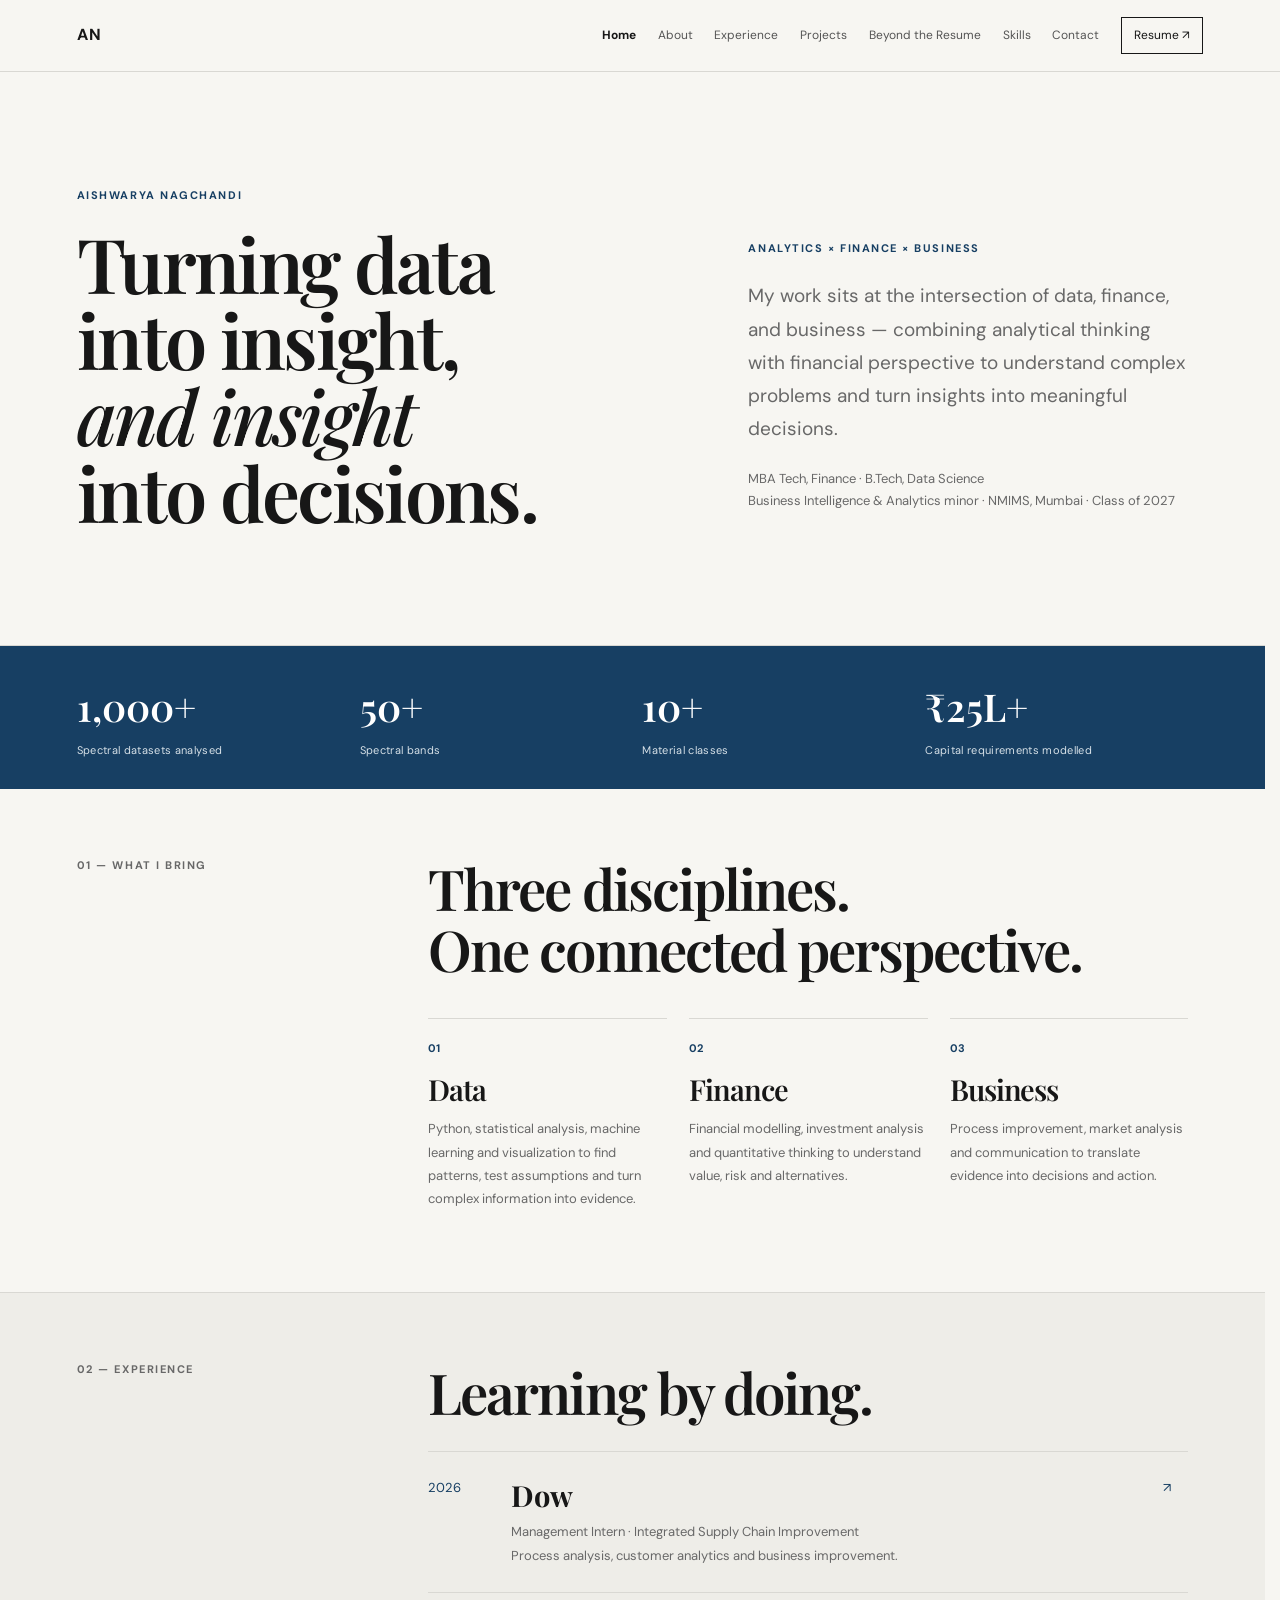
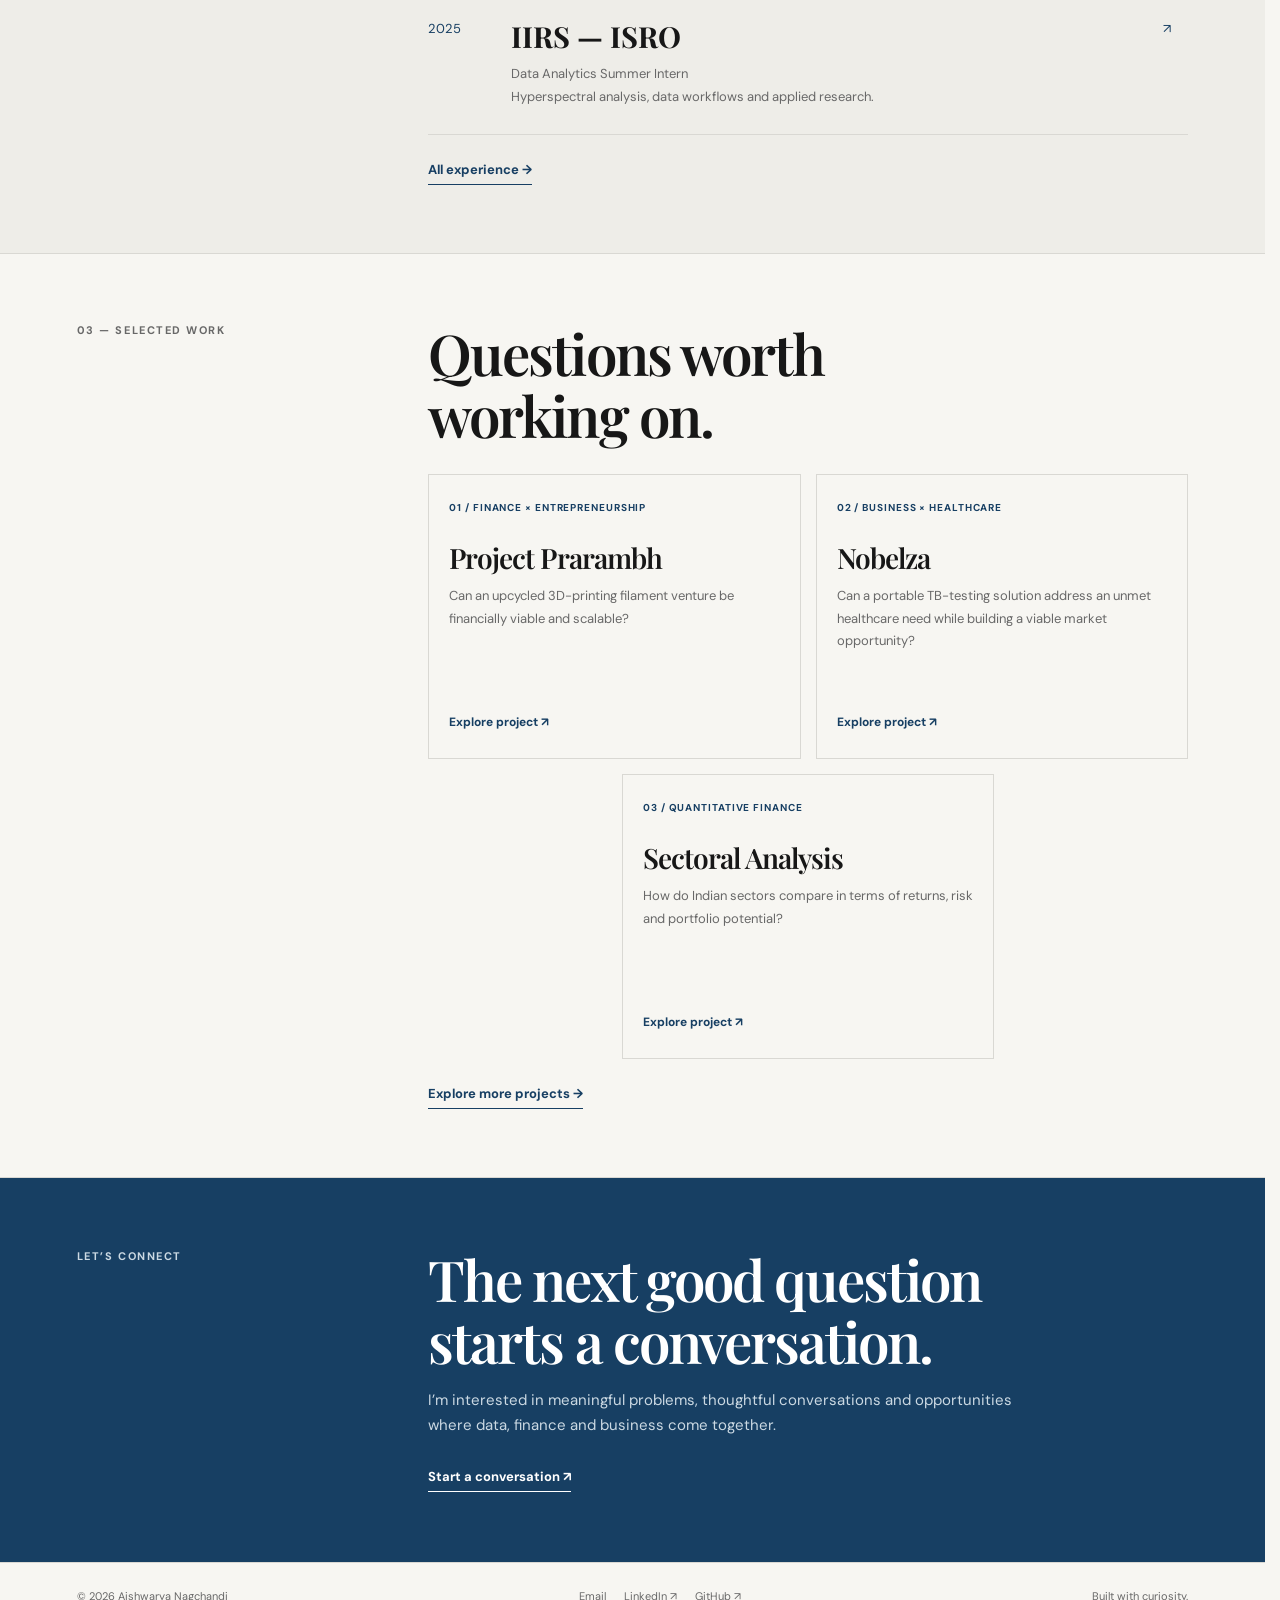
<file: index.html>
<!doctype html>
<html lang="en">

<head>

<meta charset="utf-8">

<meta name="viewport"
      content="width=device-width,initial-scale=1">

<meta name="theme-color"
      content="#f7f6f2">

<meta name="description"
      content="Aishwarya Nagchandi — portfolio spanning data analytics, finance, business improvement and applied research.">

<meta name="robots"
      content="index,follow">

<link rel="canonical"
      href="https://aishwaryanagchandi.com/">

<meta property="og:type"
      content="website">

<meta property="og:title"
      content="Home | Aishwarya Nagchandi">

<meta property="og:description"
      content="Aishwarya Nagchandi — portfolio spanning data analytics, finance, business improvement and applied research.">

<meta property="og:url"
      content="https://aishwaryanagchandi.com/">

<link rel="icon"
      href="favicon.svg"
      type="image/svg+xml">

<link rel="preconnect"
      href="https://fonts.googleapis.com">

<link rel="preconnect"
      href="https://fonts.gstatic.com"
      crossorigin>

<link href="https://fonts.googleapis.com/css2?family=DM+Sans:wght@400;500;600;700&family=Playfair+Display:wght@500;600;700&display=swap"
      rel="stylesheet">

<link rel="stylesheet"
      href="styles.css">

<script src="script.js"
        defer></script>

<title>Home | Aishwarya Nagchandi</title>

</head>


<body class="page-index">


<a class="skip-link"
   href="#main">
    Skip to content
</a>


<!-- =========================================================
     NAVIGATION
     ========================================================= -->

<nav class="site-nav"
     aria-label="Primary navigation">

    <div class="nav-inner">


        <a href="index.html"
           class="logo"
           aria-label="Aishwarya Nagchandi home">

            AN

        </a>


        <button class="menu-button"
                type="button"
                aria-label="Open navigation"
                aria-controls="navLinks"
                aria-expanded="false">

            ☰

        </button>


        <div class="nav-links"
             id="navLinks">


            <a href="index.html"
               class="active"
               aria-current="page">

                Home

            </a>


            <a href="about.html">

                About

            </a>


            <a href="experience.html">

                Experience

            </a>


            <a href="projects.html">

                Projects

            </a>


            <a href="beyond.html">

                Beyond the Resume

            </a>


            <a href="skills.html">

                Skills

            </a>


            <a href="contact.html">

                Contact

            </a>


            <a class="resume-btn"
               href="resume.pdf"
               target="_blank"
               rel="noopener">

                Resume ↗

            </a>


        </div>

    </div>

</nav>



<main id="main">


<!-- =========================================================
     HERO
     ========================================================= -->

<header class="hero home-hero">

    <div class="container hero-grid">


        <div class="reveal">

            <div class="eyebrow">

                AISHWARYA NAGCHANDI

            </div>


            <h1>

                Turning data<br>
                into insight,<br>
                <em>and insight</em><br>
                into decisions.

            </h1>

        </div>



        <div class="hero-copy reveal">

            <div class="kicker">

                ANALYTICS × FINANCE × BUSINESS

            </div>


            <p>

                My work sits at the intersection of data,
                finance, and business — combining analytical
                thinking with financial perspective to
                understand complex problems and turn insights
                into meaningful decisions.

            </p>


            <p class="small-note">

                MBA Tech, Finance · B.Tech, Data Science<br>
                Business Intelligence &amp; Analytics minor ·
                NMIMS, Mumbai · Class of 2027

            </p>


        </div>


    </div>

</header>



<!-- =========================================================
     PROOF
     ========================================================= -->

<section class="proof-band reveal">

    <div class="container proof-grid">


        <div>

            <strong>
                1,000+
            </strong>

            <span>
                Spectral datasets analysed
            </span>

        </div>


        <div>

            <strong>
                50+
            </strong>

            <span>
                Spectral bands
            </span>

        </div>


        <div>

            <strong>
                10+
            </strong>

            <span>
                Material classes
            </span>

        </div>


        <div>

            <strong>
                ₹25L+
            </strong>

            <span>
                Capital requirements modelled
            </span>

        </div>


    </div>

</section>



<!-- =========================================================
     WHAT I BRING
     ========================================================= -->

<section class="split-section">


    <div class="container split-grid">


        <div class="section-label reveal">

            01 — WHAT I BRING

        </div>


        <div class="split-content reveal">


            <h2>

                Three disciplines.<br>
                One connected perspective.

            </h2>


            <div class="three-grid">


                <div>

                    <span class="item-no">
                        01
                    </span>


                    <h3>
                        Data
                    </h3>


                    <p>

                        Python, statistical analysis,
                        machine learning and visualization
                        to find patterns, test assumptions
                        and turn complex information into
                        evidence.

                    </p>

                </div>



                <div>

                    <span class="item-no">
                        02
                    </span>


                    <h3>
                        Finance
                    </h3>


                    <p>

                        Financial modelling, investment
                        analysis and quantitative thinking
                        to understand value, risk and
                        alternatives.

                    </p>

                </div>



                <div>

                    <span class="item-no">
                        03
                    </span>


                    <h3>
                        Business
                    </h3>


                    <p>

                        Process improvement, market analysis
                        and communication to translate
                        evidence into decisions and action.

                    </p>

                </div>


            </div>


        </div>


    </div>


</section>



<!-- =========================================================
     EXPERIENCE
     ========================================================= -->

<section class="split-section soft">


    <div class="container split-grid">


        <div class="section-label reveal">

            02 — EXPERIENCE

        </div>


        <div class="split-content reveal">


            <h2>

                Learning by doing.

            </h2>


            <div class="list-stack">


                <a class="linked-row"
                   href="experience.html#dow">


                    <span class="row-year">

                        2026

                    </span>


                    <span>


                        <strong>
                            Dow
                        </strong>


                        <small>

                            Management Intern ·
                            Integrated Supply Chain Improvement<br>

                            Process analysis, customer analytics
                            and business improvement.

                        </small>


                    </span>


                    <span class="arrow">

                        ↗

                    </span>


                </a>



                <a class="linked-row"
                   href="experience.html#isro">


                    <span class="row-year">

                        2025

                    </span>


                    <span>


                        <strong>
                            IIRS — ISRO
                        </strong>


                        <small>

                            Data Analytics Summer Intern<br>

                            Hyperspectral analysis, data workflows
                            and applied research.

                        </small>


                    </span>


                    <span class="arrow">

                        ↗

                    </span>


                </a>


            </div>


            <a class="text-link below-link"
               href="experience.html">

                All experience →

            </a>


        </div>


    </div>


</section>



<!-- =========================================================
     SELECTED WORK
     ========================================================= -->

<section class="split-section">


    <div class="container split-grid">


        <div class="section-label reveal">

            03 — SELECTED WORK

        </div>


        <div class="split-content reveal">


            <h2>

                Questions worth<br>
                working on.

            </h2>


            <div class="project-list">


                <!-- PROJECT 01 -->

                <a class="project-preview"
                   href="projects.html#prarambh">


                    <span>

                        01 / FINANCE × ENTREPRENEURSHIP

                    </span>


                    <h3>

                        Project Prarambh

                    </h3>


                    <p>

                        Can an upcycled 3D-printing filament
                        venture be financially viable and scalable?

                    </p>


                    <b>

                        Explore project ↗

                    </b>


                </a>



                <!-- PROJECT 02 -->

                <a class="project-preview"
                   href="projects.html#nobelza">


                    <span>

                        02 / BUSINESS × HEALTHCARE

                    </span>


                    <h3>

                        Nobelza

                    </h3>


                    <p>

                        Can a portable TB-testing solution address
                        an unmet healthcare need while building a
                        viable market opportunity?

                    </p>


                    <b>

                        Explore project ↗

                    </b>


                </a>



                <!-- PROJECT 03 -->

                <a class="project-preview"
                   href="projects.html#sectoral">


                    <span>

                        03 / QUANTITATIVE FINANCE

                    </span>


                    <h3>

                        Sectoral Analysis

                    </h3>


                    <p>

                        How do Indian sectors compare in terms
                        of returns, risk and portfolio potential?

                    </p>


                    <b>

                        Explore project ↗

                    </b>


                </a>


            </div>


            <a class="text-link below-link"
               href="projects.html">

                Explore more projects →

            </a>


        </div>


    </div>


</section>



<!-- =========================================================
     CLOSING
     ========================================================= -->

<section class="closing">


    <div class="container closing-grid">


        <div class="section-label reveal">

            LET’S CONNECT

        </div>


        <div class="reveal">


            <h2>

                The next good question<br>
                starts a conversation.

            </h2>


            <p>

                I’m interested in meaningful problems,
                thoughtful conversations and opportunities
                where data, finance and business come together.

            </p>


            <a class="text-link"
               href="contact.html">

                Start a conversation ↗

            </a>


        </div>


    </div>


</section>


</main>



<!-- =========================================================
     FOOTER
     ========================================================= -->

<footer class="site-footer">


    <div class="container footer-inner">


        <span>

            © 2026 Aishwarya Nagchandi

        </span>


        <div class="footer-links">


            <a href="mailto:aishwaryanagchandi84@gmail.com">

                Email

            </a>


            <a href="https://www.linkedin.com/in/aishwaryanagchandani-7272212a5/"
               target="_blank"
               rel="noopener noreferrer">

                LinkedIn ↗

            </a>


            <a href="https://github.com/AishwaryaNagchandi"
               target="_blank"
               rel="noopener noreferrer">

                GitHub ↗

            </a>


        </div>


        <span>

            Built with curiosity.

        </span>


    </div>


</footer>


</body>

</html>
</file>
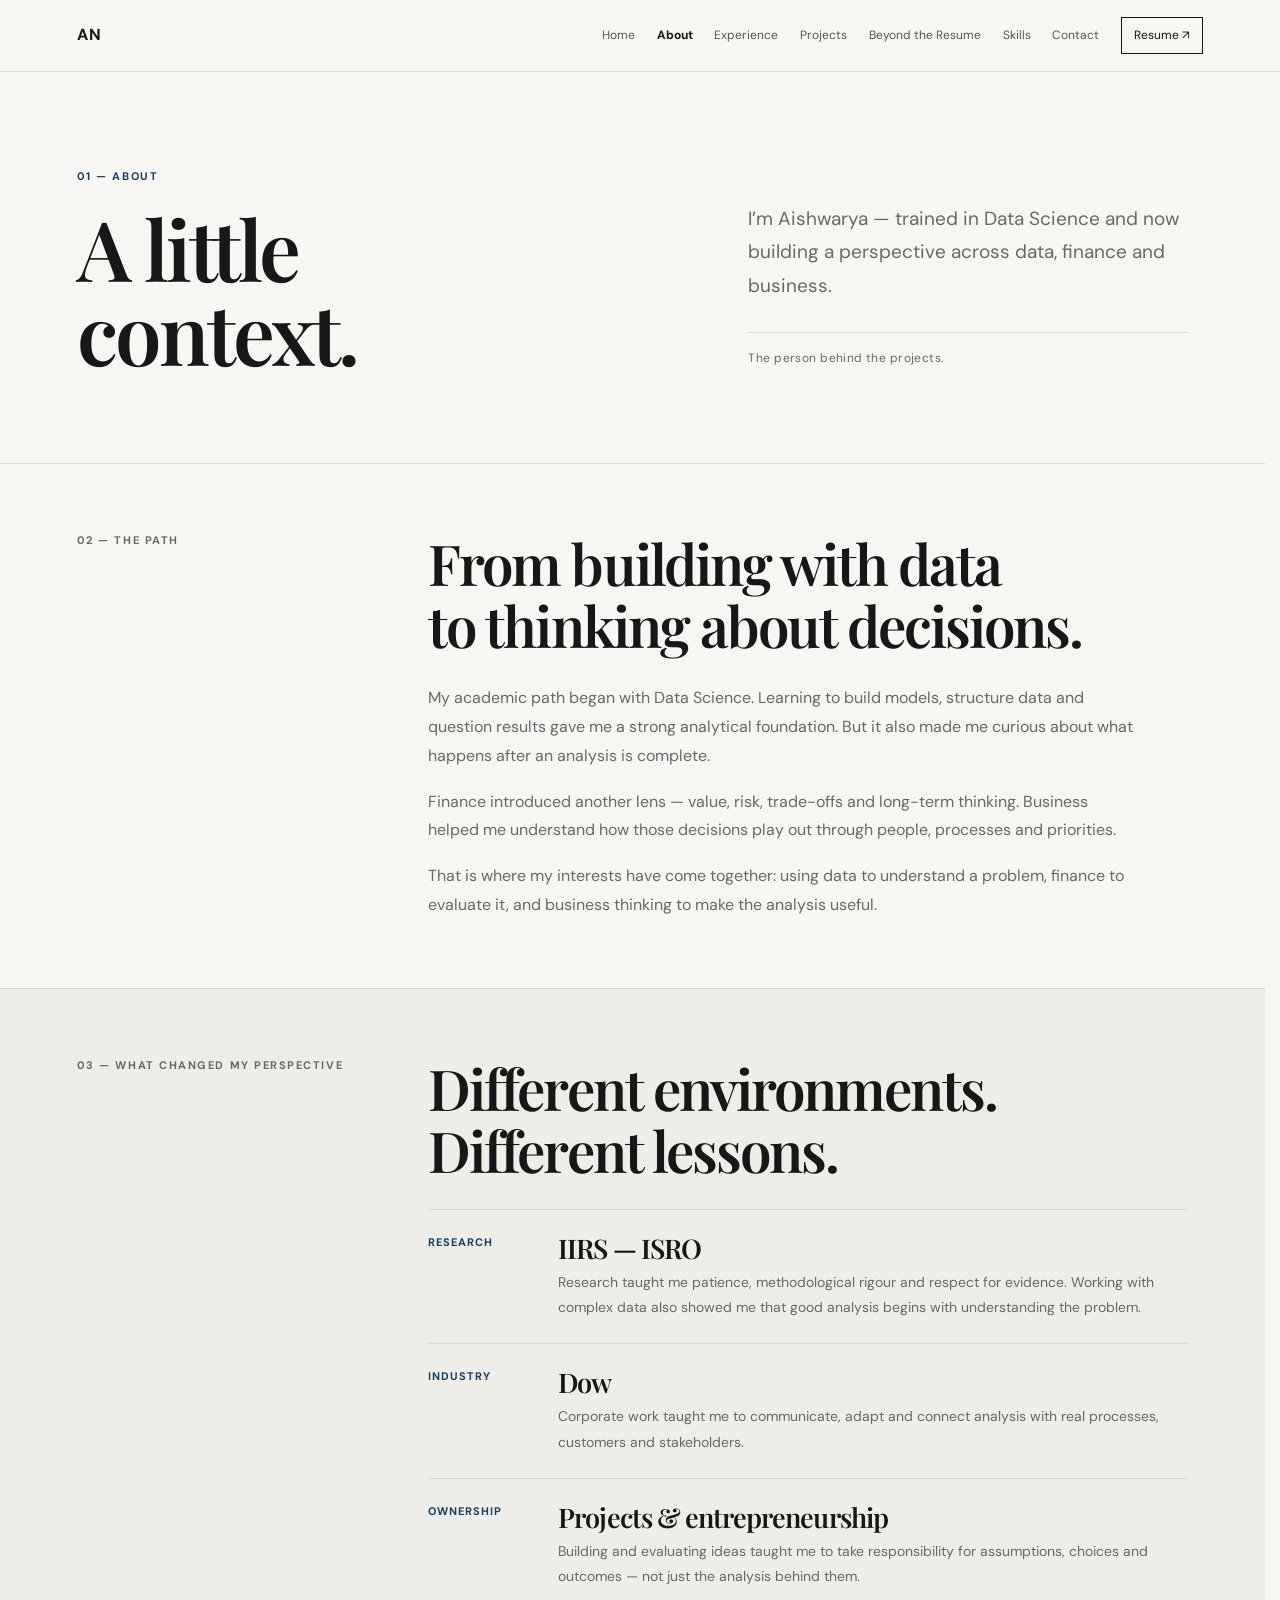
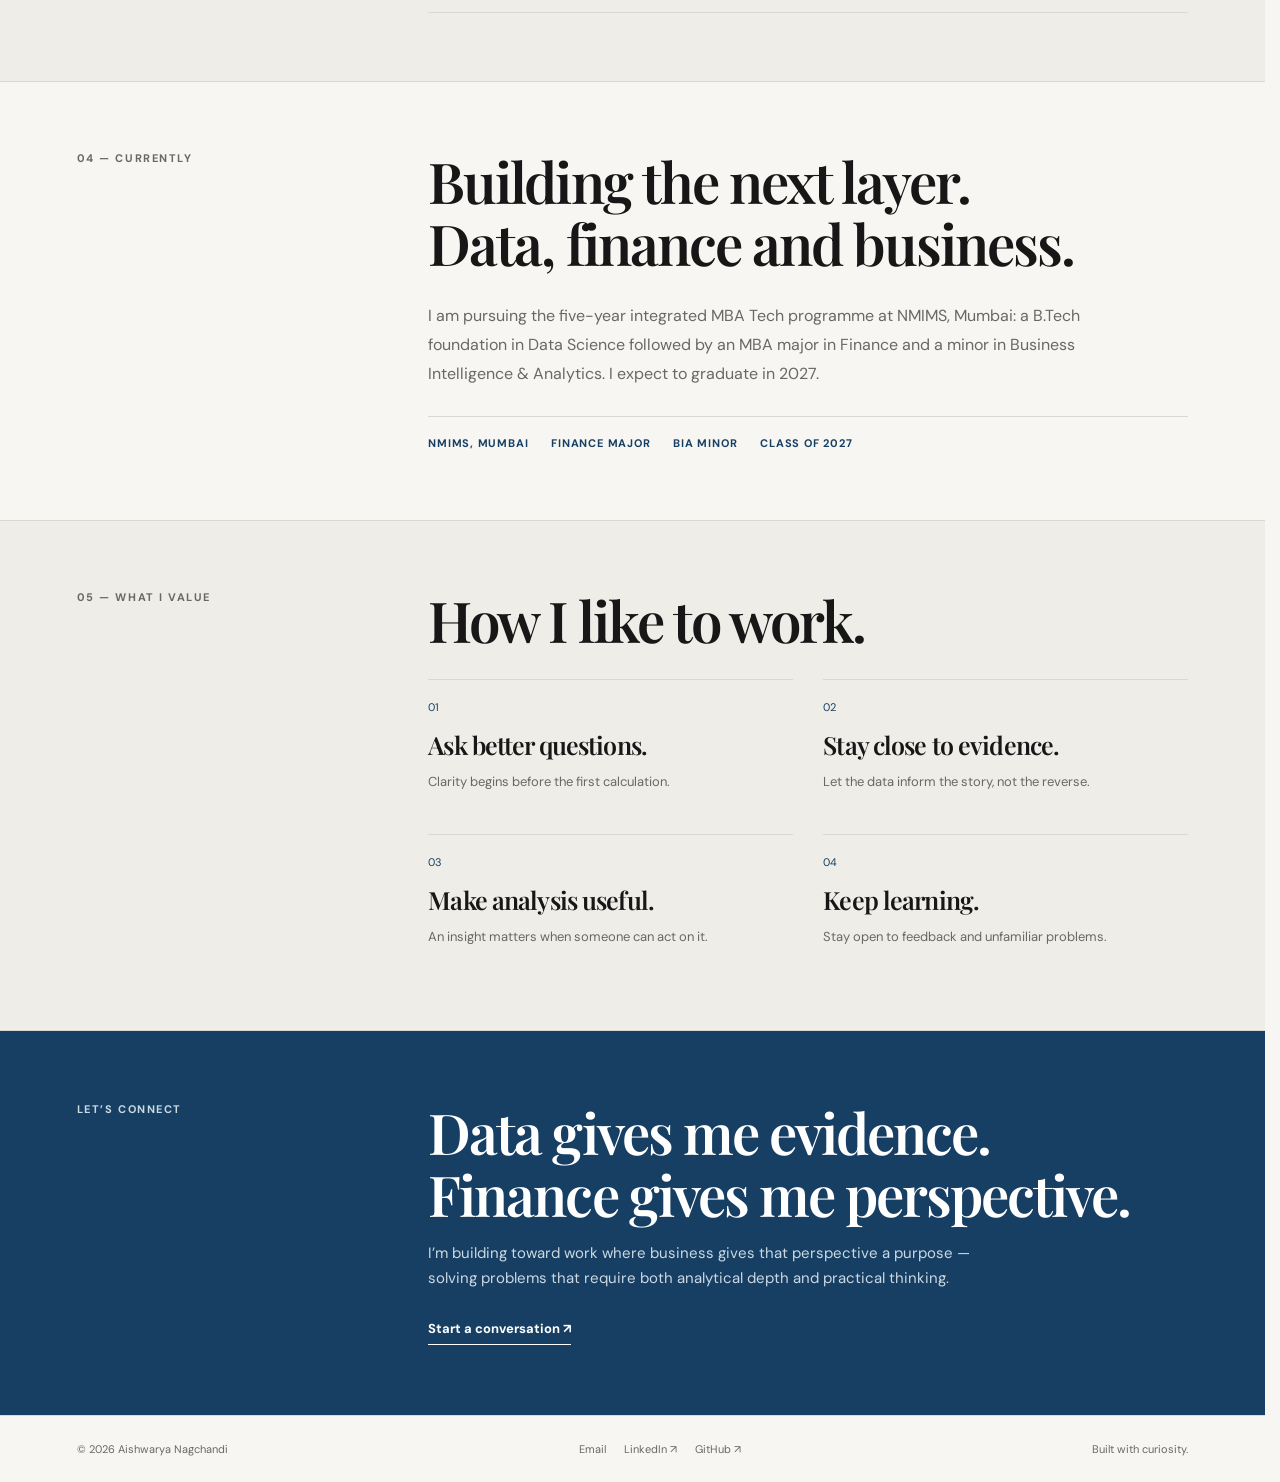
<file: about.html>
<!doctype html>
<html lang="en">

<head>

<meta charset="utf-8">

<meta name="viewport"
      content="width=device-width,initial-scale=1">

<meta name="theme-color"
      content="#f7f6f2">

<meta name="description"
      content="Learn about Aishwarya Nagchandi’s journey from Data Science to finance, analytics and business.">

<meta name="robots"
      content="index,follow">

<link rel="canonical"
      href="https://aishwaryanagchandi.com/about.html">

<meta property="og:type"
      content="website">

<meta property="og:title"
      content="About | Aishwarya Nagchandi">

<meta property="og:description"
      content="Learn about Aishwarya Nagchandi’s journey from Data Science to finance, analytics and business.">

<meta property="og:url"
      content="https://aishwaryanagchandi.com/about.html">

<link rel="icon"
      href="favicon.svg"
      type="image/svg+xml">

<link rel="preconnect"
      href="https://fonts.googleapis.com">

<link rel="preconnect"
      href="https://fonts.gstatic.com"
      crossorigin>

<link href="https://fonts.googleapis.com/css2?family=DM+Sans:wght@400;500;600;700&family=Playfair+Display:wght@500;600;700&display=swap"
      rel="stylesheet">

<link rel="stylesheet"
      href="styles.css">

<script src="script.js"
        defer></script>

<title>About | Aishwarya Nagchandi</title>

</head>


<body class="page-about">


<a class="skip-link"
   href="#main">

    Skip to content

</a>



<!-- =========================================================
     NAVIGATION
     ========================================================= -->

<nav class="site-nav"
     aria-label="Primary navigation">

    <div class="nav-inner">


        <a href="index.html"
           class="logo"
           aria-label="Aishwarya Nagchandi home">

            AN

        </a>


        <button class="menu-button"
                type="button"
                aria-label="Open navigation"
                aria-controls="navLinks"
                aria-expanded="false">

            ☰

        </button>


        <div class="nav-links"
             id="navLinks">


            <a href="index.html">

                Home

            </a>


            <a href="about.html"
               class="active"
               aria-current="page">

                About

            </a>


            <a href="experience.html">

                Experience

            </a>


            <a href="projects.html">

                Projects

            </a>


            <a href="beyond.html">

                Beyond the Resume

            </a>


            <a href="skills.html">

                Skills

            </a>


            <a href="contact.html">

                Contact

            </a>


            <a class="resume-btn"
               href="resume.pdf"
               target="_blank"
               rel="noopener">

                Resume ↗

            </a>


        </div>

    </div>

</nav>



<main id="main">


<!-- =========================================================
     HERO
     ========================================================= -->

<header class="hero">


    <div class="container hero-grid">


        <div class="reveal">


            <div class="eyebrow">

                01 — ABOUT

            </div>


            <h1>

                A little<br>
                context.

            </h1>


        </div>



        <div class="hero-copy reveal">


            <p>

                I’m Aishwarya — trained in Data Science
                and now building a perspective across
                data, finance and business.

            </p>


            <div class="hero-line">

                The person behind the projects.

            </div>


        </div>


    </div>


</header>



<!-- =========================================================
     THE PATH
     ========================================================= -->

<section class="split-section">


    <div class="container split-grid">


        <div class="section-label reveal">

            02 — THE PATH

        </div>


        <div class="split-content reveal">


            <h2>

                From building with data<br>
                to thinking about decisions.

            </h2>


            <p>

                My academic path began with Data Science.
                Learning to build models, structure data and
                question results gave me a strong analytical
                foundation. But it also made me curious about
                what happens after an analysis is complete.

            </p>


            <p>

                Finance introduced another lens — value, risk,
                trade-offs and long-term thinking. Business
                helped me understand how those decisions play
                out through people, processes and priorities.

            </p>


            <p>

                That is where my interests have come together:
                using data to understand a problem, finance to
                evaluate it, and business thinking to make the
                analysis useful.

            </p>


        </div>


    </div>


</section>



<!-- =========================================================
     WHAT CHANGED MY PERSPECTIVE
     ========================================================= -->

<section class="split-section soft">


    <div class="container split-grid">


        <div class="section-label reveal">

            03 — WHAT CHANGED MY PERSPECTIVE

        </div>


        <div class="split-content reveal">


            <h2>

                Different environments.<br>
                Different lessons.

            </h2>


            <div class="list-stack">


                <div class="fact-row">


                    <span>

                        RESEARCH

                    </span>


                    <div>


                        <h3>

                            IIRS — ISRO

                        </h3>


                        <p>

                            Research taught me patience,
                            methodological rigour and respect
                            for evidence. Working with complex
                            data also showed me that good analysis
                            begins with understanding the problem.

                        </p>


                    </div>


                </div>



                <div class="fact-row">


                    <span>

                        INDUSTRY

                    </span>


                    <div>


                        <h3>

                            Dow

                        </h3>


                        <p>

                            Corporate work taught me to communicate,
                            adapt and connect analysis with real
                            processes, customers and stakeholders.

                        </p>


                    </div>


                </div>



                <div class="fact-row">


                    <span>

                        OWNERSHIP

                    </span>


                    <div>


                        <h3>

                            Projects &amp; entrepreneurship

                        </h3>


                        <p>

                            Building and evaluating ideas taught me
                            to take responsibility for assumptions,
                            choices and outcomes — not just the
                            analysis behind them.

                        </p>


                    </div>


                </div>


            </div>


        </div>


    </div>


</section>



<!-- =========================================================
     CURRENTLY
     ========================================================= -->

<section class="split-section">


    <div class="container split-grid">


        <div class="section-label reveal">

            04 — CURRENTLY

        </div>


        <div class="split-content reveal">


            <h2>

                Building the next layer.<br>
                Data, finance and business.

            </h2>


            <p>

                I am pursuing the five-year integrated MBA Tech
                programme at NMIMS, Mumbai: a B.Tech foundation
                in Data Science followed by an MBA major in Finance
                and a minor in Business Intelligence &amp; Analytics.

                I expect to graduate in 2027.

            </p>


            <div class="mini-facts">


                <span>

                    NMIMS, MUMBAI

                </span>


                <span>

                    FINANCE MAJOR

                </span>


                <span>

                    BIA MINOR

                </span>


                <span>

                    CLASS OF 2027

                </span>


            </div>


        </div>


    </div>


</section>



<!-- =========================================================
     WHAT I VALUE
     ========================================================= -->

<section class="split-section soft">


    <div class="container split-grid">


        <div class="section-label reveal">

            05 — WHAT I VALUE

        </div>


        <div class="split-content reveal">


            <h2>

                How I like to work.

            </h2>


            <div class="value-grid">


                <div>


                    <span>

                        01

                    </span>


                    <h3>

                        Ask better questions.

                    </h3>


                    <p>

                        Clarity begins before the first
                        calculation.

                    </p>


                </div>



                <div>


                    <span>

                        02

                    </span>


                    <h3>

                        Stay close to evidence.

                    </h3>


                    <p>

                        Let the data inform the story,
                        not the reverse.

                    </p>


                </div>



                <div>


                    <span>

                        03

                    </span>


                    <h3>

                        Make analysis useful.

                    </h3>


                    <p>

                        An insight matters when someone
                        can act on it.

                    </p>


                </div>



                <div>


                    <span>

                        04

                    </span>


                    <h3>

                        Keep learning.

                    </h3>


                    <p>

                        Stay open to feedback and
                        unfamiliar problems.

                    </p>


                </div>


            </div>


        </div>


    </div>


</section>



<!-- =========================================================
     CLOSING
     ========================================================= -->

<section class="closing">


    <div class="container closing-grid">


        <div class="section-label reveal">

            LET’S CONNECT

        </div>


        <div class="reveal">


            <h2>

                Data gives me evidence.<br>
                Finance gives me perspective.

            </h2>


            <p>

                I’m building toward work where business gives
                that perspective a purpose — solving problems
                that require both analytical depth and practical
                thinking.

            </p>


            <a class="text-link"
               href="contact.html">

                Start a conversation ↗

            </a>


        </div>


    </div>


</section>


</main>



<!-- =========================================================
     FOOTER
     ========================================================= -->

<footer class="site-footer">


    <div class="container footer-inner">


        <span>

            © 2026 Aishwarya Nagchandi

        </span>


        <div class="footer-links">


            <a href="mailto:aishwaryanagchandi84@gmail.com">

                Email

            </a>


            <a href="https://www.linkedin.com/in/aishwaryanagchandani-7272212a5/"
               target="_blank"
               rel="noopener noreferrer">

                LinkedIn ↗

            </a>


            <a href="https://github.com/AishwaryaNagchandi"
               target="_blank"
               rel="noopener noreferrer">

                GitHub ↗

            </a>


        </div>


        <span>

            Built with curiosity.

        </span>


    </div>


</footer>


</body>

</html>
</file>
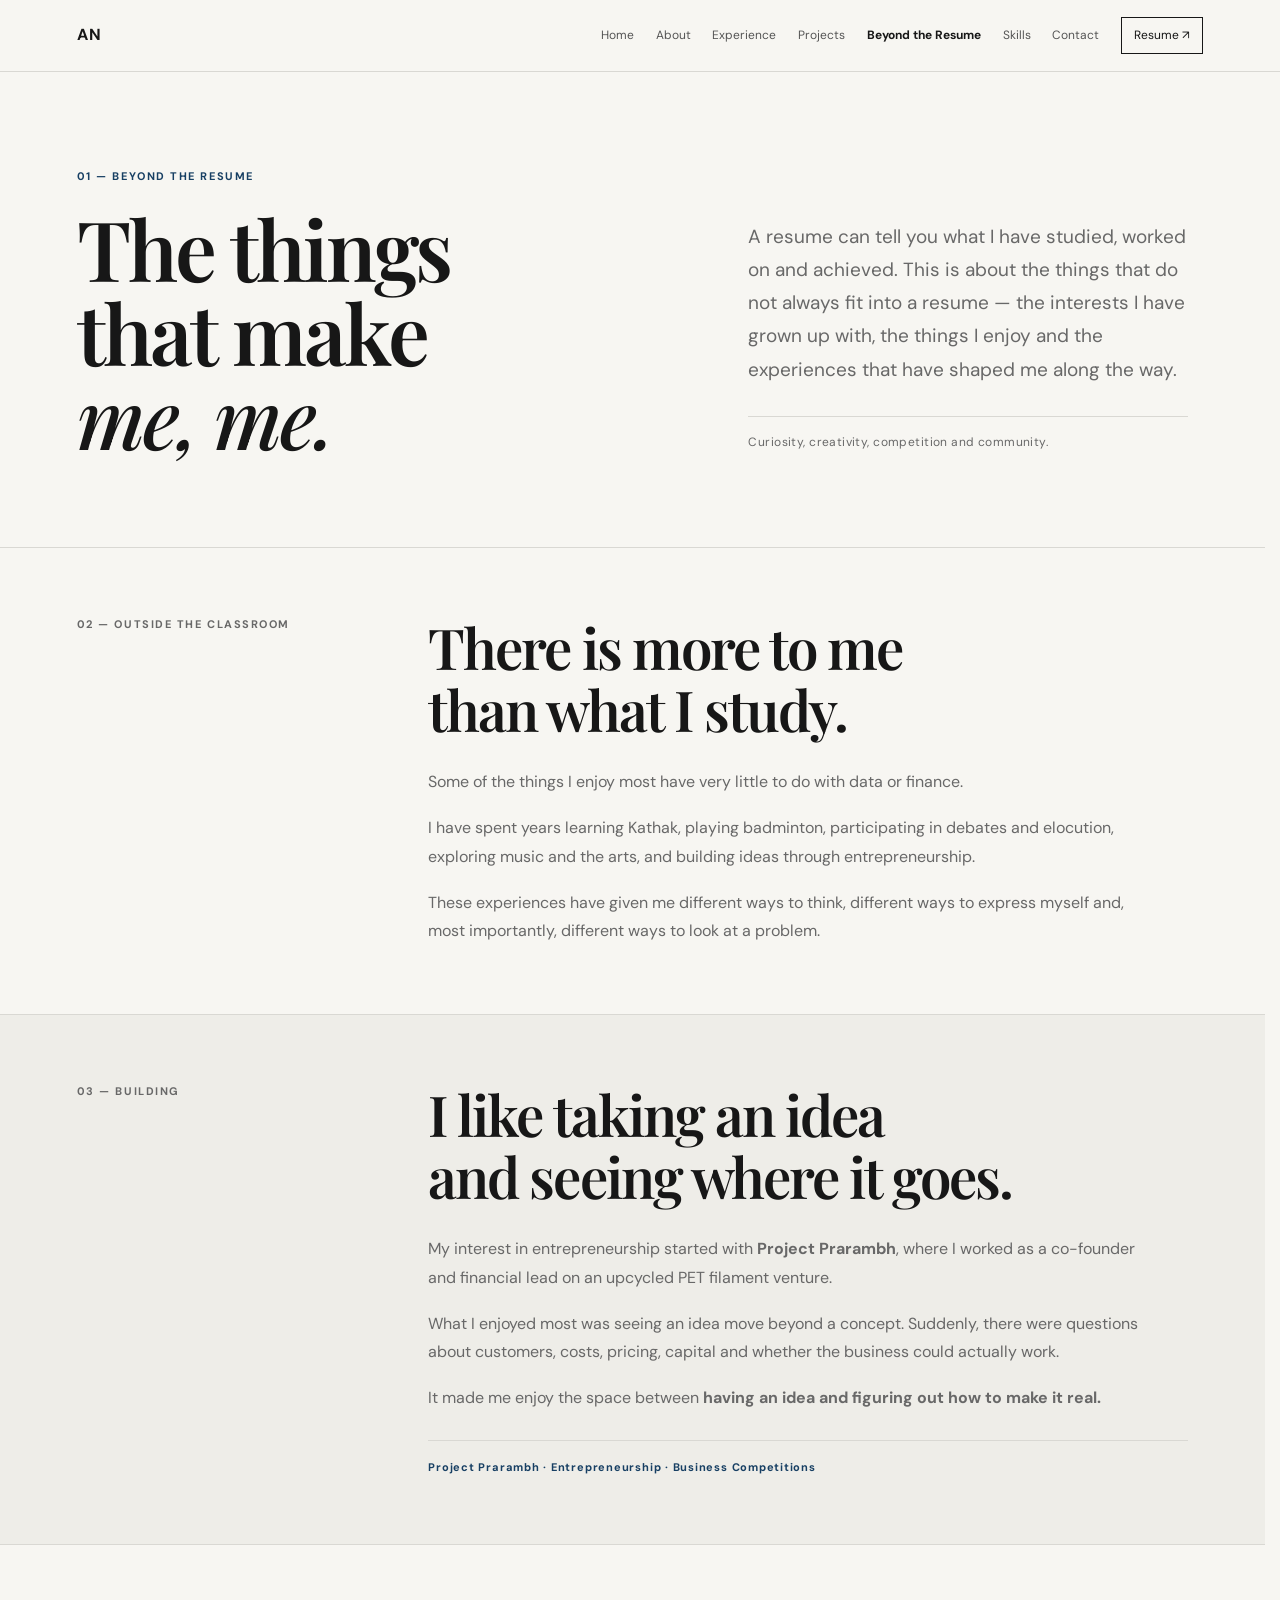
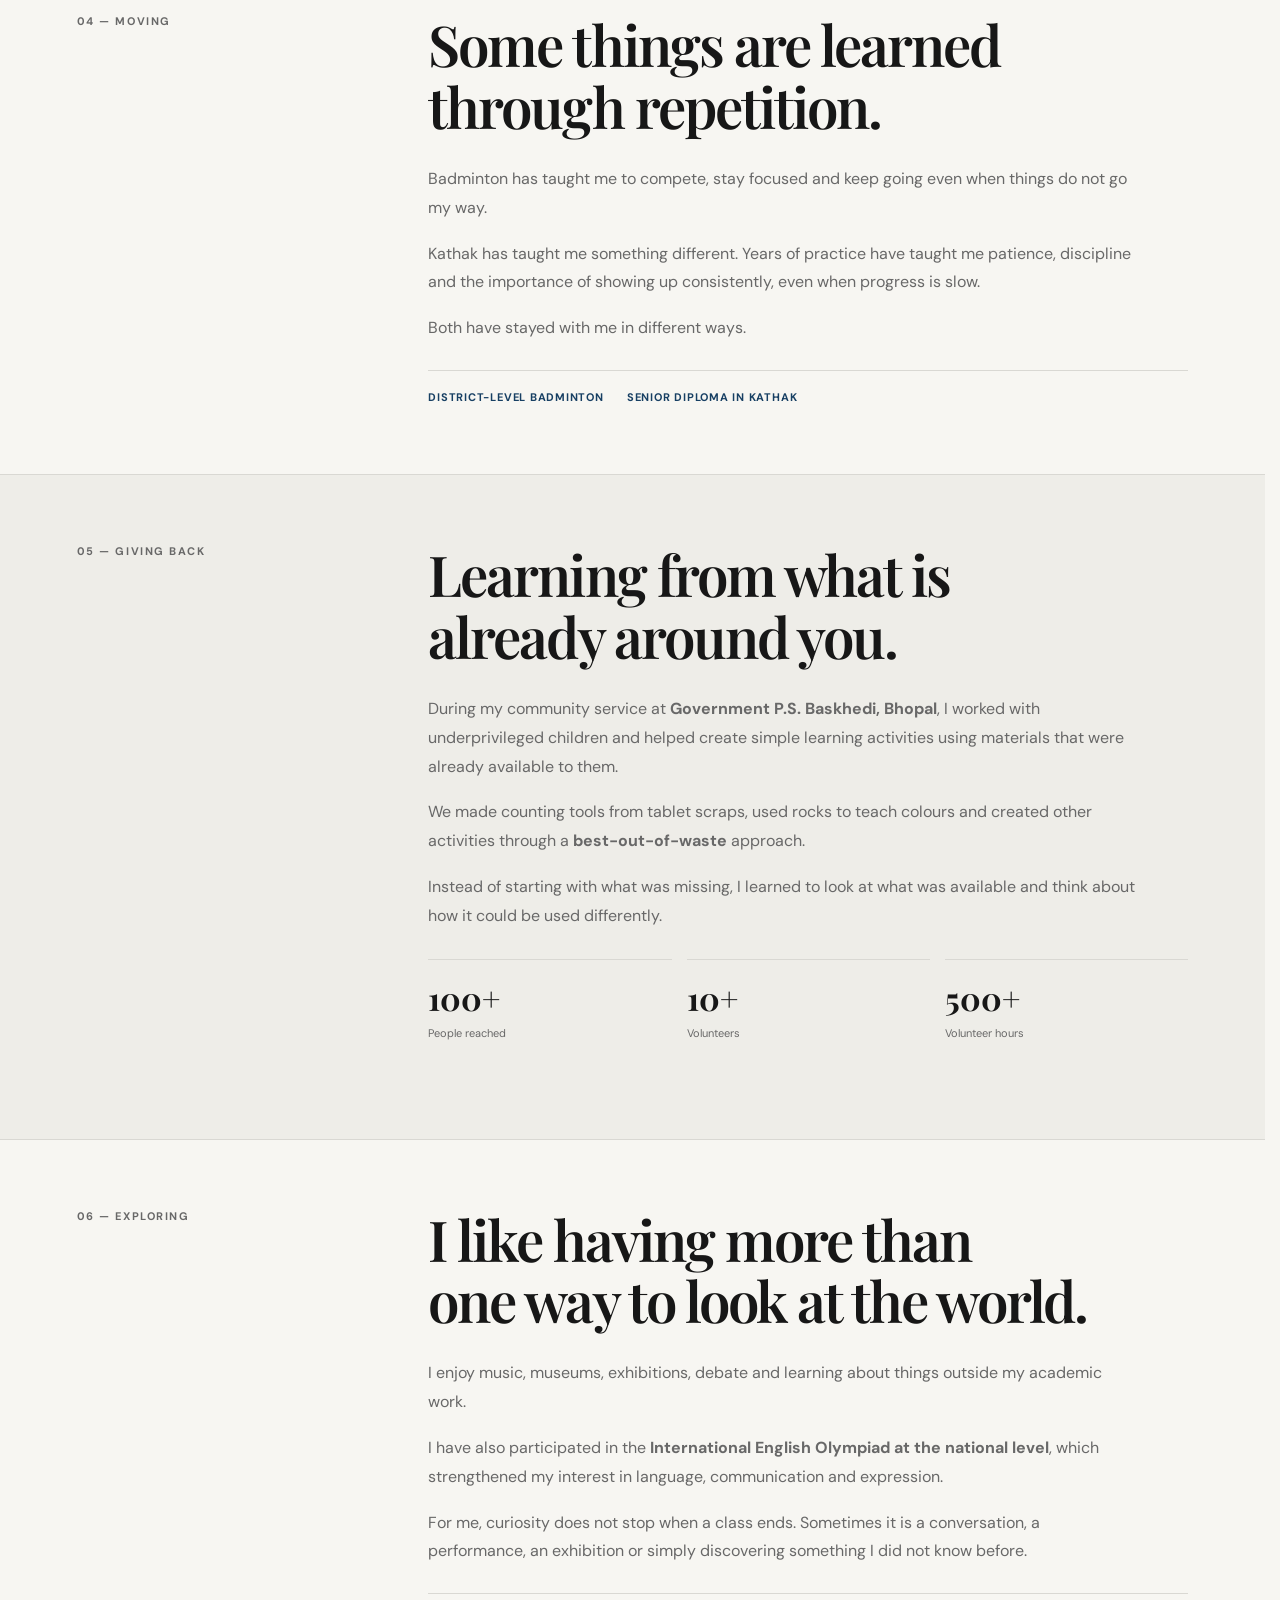
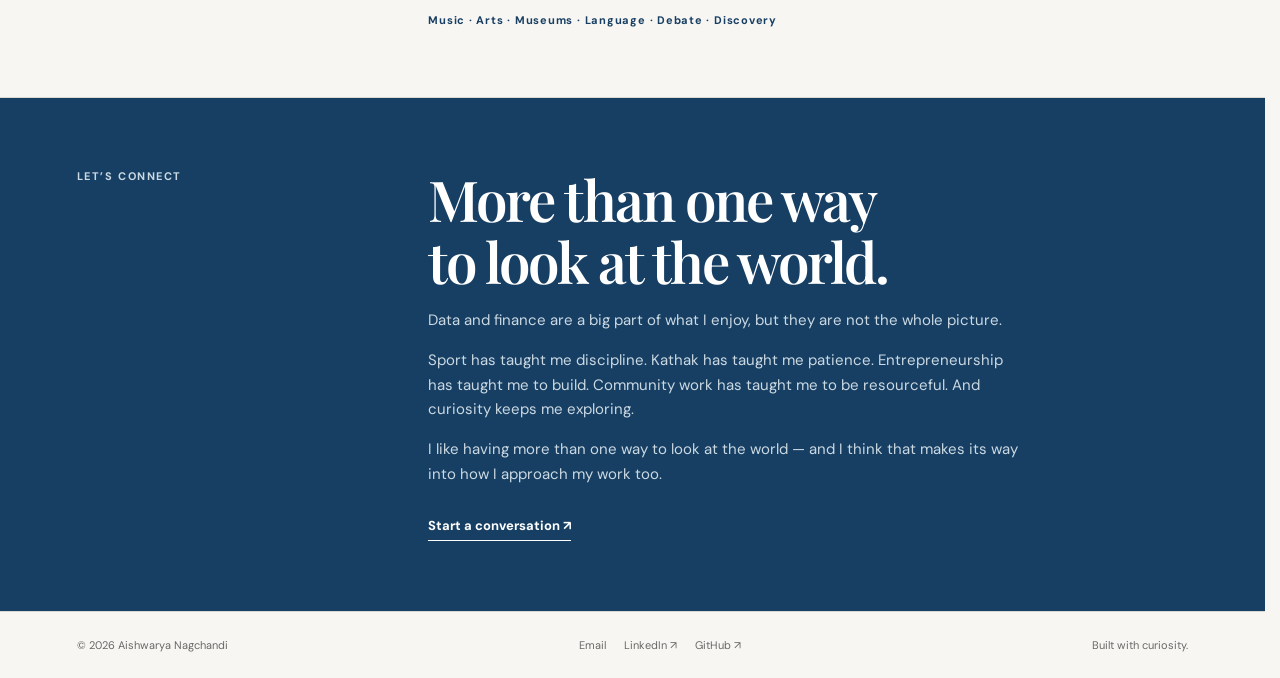
<file: beyond.html>
<!doctype html>
<html lang="en">
<head>

<meta charset="utf-8">
<meta name="viewport" content="width=device-width,initial-scale=1">

<meta name="theme-color" content="#f7f6f2">

<meta name="description"
      content="Kathak, badminton, community service, entrepreneurship and the interests beyond Aishwarya’s academic work.">

<meta name="robots" content="index,follow">

<link rel="canonical"
      href="https://aishwaryanagchandi.com/beyond.html">

<meta property="og:type" content="website">
<meta property="og:title" content="Beyond the Resume | Aishwarya Nagchandi">
<meta property="og:description"
      content="Kathak, badminton, community service, entrepreneurship and the interests beyond Aishwarya’s academic work.">
<meta property="og:url"
      content="https://aishwaryanagchandi.com/beyond.html">

<link rel="icon" href="favicon.svg" type="image/svg+xml">

<link rel="preconnect" href="https://fonts.googleapis.com">
<link rel="preconnect" href="https://fonts.gstatic.com" crossorigin>

<link href="https://fonts.googleapis.com/css2?family=DM+Sans:wght@400;500;600;700&family=Playfair+Display:wght@500;600;700&display=swap"
      rel="stylesheet">

<link rel="stylesheet" href="styles.css">

<script src="script.js" defer></script>

<title>Beyond the Resume | Aishwarya Nagchandi</title>

</head>

<body class="page-beyond">

<a class="skip-link" href="#main">
Skip to content
</a>


<!-- ================= NAVIGATION ================= -->

<nav class="site-nav" aria-label="Primary navigation">

<div class="nav-inner">

<a href="index.html"
   class="logo"
   aria-label="Aishwarya Nagchandi home">
AN
</a>

<button class="menu-button"
        type="button"
        aria-label="Open navigation"
        aria-controls="navLinks"
        aria-expanded="false">
☰
</button>

<div class="nav-links" id="navLinks">

<a href="index.html">
Home
</a>

<a href="about.html">
About
</a>

<a href="experience.html">
Experience
</a>

<a href="projects.html">
Projects
</a>

<a href="beyond.html"
   class="active"
   aria-current="page">
Beyond the Resume
</a>

<a href="skills.html">
Skills
</a>

<a href="contact.html">
Contact
</a>

<a class="resume-btn"
   href="resume.pdf"
   target="_blank"
   rel="noopener">
Resume ↗
</a>

</div>

</div>

</nav>


<main id="main">


<!-- ================= HERO ================= -->

<header class="hero">

<div class="container hero-grid">

<div class="reveal">

<div class="eyebrow">
01 — BEYOND THE RESUME
</div>

<h1>
The things<br>
that make<br>
<em>me, me.</em>
</h1>

</div>


<div class="hero-copy reveal">

<p>
A resume can tell you what I have studied, worked on and achieved.
This is about the things that do not always fit into a resume —
the interests I have grown up with, the things I enjoy and the
experiences that have shaped me along the way.
</p>

<div class="hero-line">
Curiosity, creativity, competition and community.
</div>

</div>

</div>

</header>


<!-- ================= OUTSIDE THE CLASSROOM ================= -->

<section class="split-section">

<div class="container split-grid">

<div class="section-label reveal">
02 — OUTSIDE THE CLASSROOM
</div>

<div class="split-content reveal">

<h2>
There is more to me<br>
than what I study.
</h2>

<p>
Some of the things I enjoy most have very little to do with
data or finance.
</p>

<p>
I have spent years learning Kathak, playing badminton,
participating in debates and elocution, exploring music and
the arts, and building ideas through entrepreneurship.
</p>

<p>
These experiences have given me different ways to think,
different ways to express myself and, most importantly,
different ways to look at a problem.
</p>

</div>

</div>

</section>


<!-- ================= BUILDING ================= -->

<section class="split-section theme-section">

<div class="container split-grid">

<div class="section-label reveal">
03 — BUILDING
</div>

<div class="split-content reveal">

<h2>
I like taking an idea<br>
and seeing where it goes.
</h2>

<p>
My interest in entrepreneurship started with
<strong>Project Prarambh</strong>, where I worked as a
co-founder and financial lead on an upcycled PET filament
venture.
</p>

<p>
What I enjoyed most was seeing an idea move beyond a concept.
Suddenly, there were questions about customers, costs,
pricing, capital and whether the business could actually work.
</p>

<p>
It made me enjoy the space between <strong>having an idea
and figuring out how to make it real.</strong>
</p>

<div class="tagline">
Project Prarambh · Entrepreneurship · Business Competitions
</div>

</div>

</div>

</section>


<!-- ================= MOVING ================= -->

<section class="split-section theme-section">

<div class="container split-grid">

<div class="section-label reveal">
04 — MOVING
</div>

<div class="split-content reveal">

<h2>
Some things are learned<br>
through repetition.
</h2>

<p>
Badminton has taught me to compete, stay focused and keep
going even when things do not go my way.
</p>

<p>
Kathak has taught me something different. Years of practice
have taught me patience, discipline and the importance of
showing up consistently, even when progress is slow.
</p>

<p>
Both have stayed with me in different ways.
</p>

<div class="mini-facts">

<span>
DISTRICT-LEVEL BADMINTON
</span>

<span>
SENIOR DIPLOMA IN KATHAK
</span>

</div>

</div>

</div>

</section>


<!-- ================= GIVING BACK ================= -->

<section class="split-section theme-section">

<div class="container split-grid">

<div class="section-label reveal">
05 — GIVING BACK
</div>

<div class="split-content reveal">

<h2>
Learning from what is<br>
already around you.
</h2>

<p>
During my community service at
<strong>Government P.S. Baskhedi, Bhopal</strong>, I worked
with underprivileged children and helped create simple
learning activities using materials that were already
available to them.
</p>

<p>
We made counting tools from tablet scraps, used rocks to
teach colours and created other activities through a
<strong>best-out-of-waste</strong> approach.
</p>

<p>
Instead of starting with what was missing, I learned to
look at what was available and think about how it could
be used differently.
</p>

<div class="metrics">

<div>

<strong>
100+
</strong>

<span>
People reached
</span>

</div>


<div>

<strong>
10+
</strong>

<span>
Volunteers
</span>

</div>


<div>

<strong>
500+
</strong>

<span>
Volunteer hours
</span>

</div>

</div>

</div>

</div>

</section>


<!-- ================= EXPLORING ================= -->

<section class="split-section theme-section">

<div class="container split-grid">

<div class="section-label reveal">
06 — EXPLORING
</div>

<div class="split-content reveal">

<h2>
I like having more than<br>
one way to look at the world.
</h2>

<p>
I enjoy music, museums, exhibitions, debate and learning
about things outside my academic work.
</p>

<p>
I have also participated in the <strong>International English
Olympiad at the national level</strong>, which strengthened
my interest in language, communication and expression.
</p>

<p>
For me, curiosity does not stop when a class ends. Sometimes
it is a conversation, a performance, an exhibition or simply
discovering something I did not know before.
</p>

<div class="tagline">
Music · Arts · Museums · Language · Debate · Discovery
</div>

</div>

</div>

</section>


<!-- ================= CLOSING ================= -->

<section class="closing">

<div class="container closing-grid">

<div class="section-label">
LET’S CONNECT
</div>


<div>

<h2>
More than one way<br>
to look at the world.
</h2>

<p>
Data and finance are a big part of what I enjoy, but they
are not the whole picture.
</p>

<p>
Sport has taught me discipline. Kathak has taught me patience.
Entrepreneurship has taught me to build. Community work has
taught me to be resourceful. And curiosity keeps me exploring.
</p>

<p>
I like having more than one way to look at the world — and
I think that makes its way into how I approach my work too.
</p>

<a class="text-link"
   href="contact.html">
Start a conversation ↗
</a>

</div>

</div>

</section>


</main>


<!-- ================= FOOTER ================= -->

<footer class="site-footer">

<div class="container footer-inner">

<span>
© 2026 Aishwarya Nagchandi
</span>

<div class="footer-links">

<a href="mailto:aishwaryanagchandani84@gmail.com">
Email
</a>

<a href="https://www.linkedin.com/in/aishwarya-nagchandani-7272212a5/"
   target="_blank"
   rel="noopener noreferrer">
LinkedIn ↗
</a>

<a href="https://github.com/AishwaryaNagchandi"
   target="_blank"
   rel="noopener noreferrer">
GitHub ↗
</a>

</div>

<span>
Built with curiosity.
</span>

</div>

</footer>


</body>
</html>
</file>
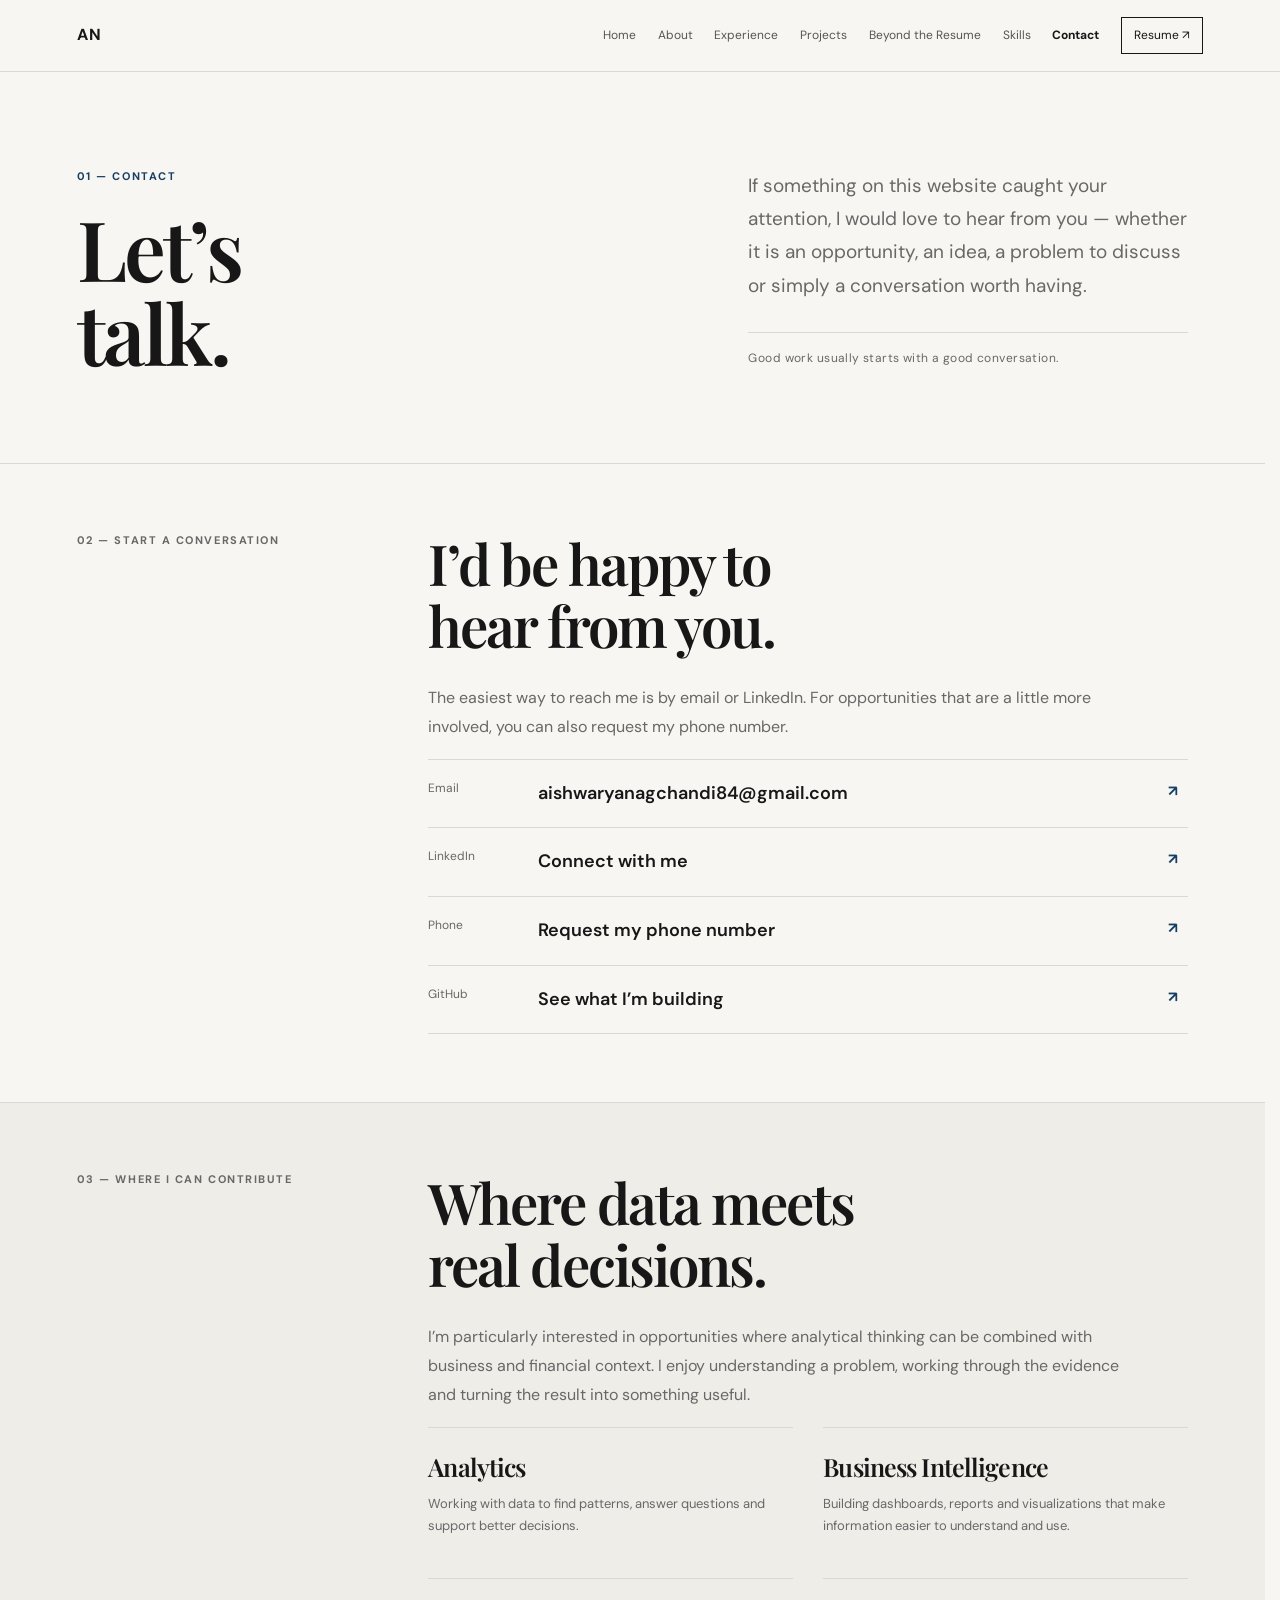
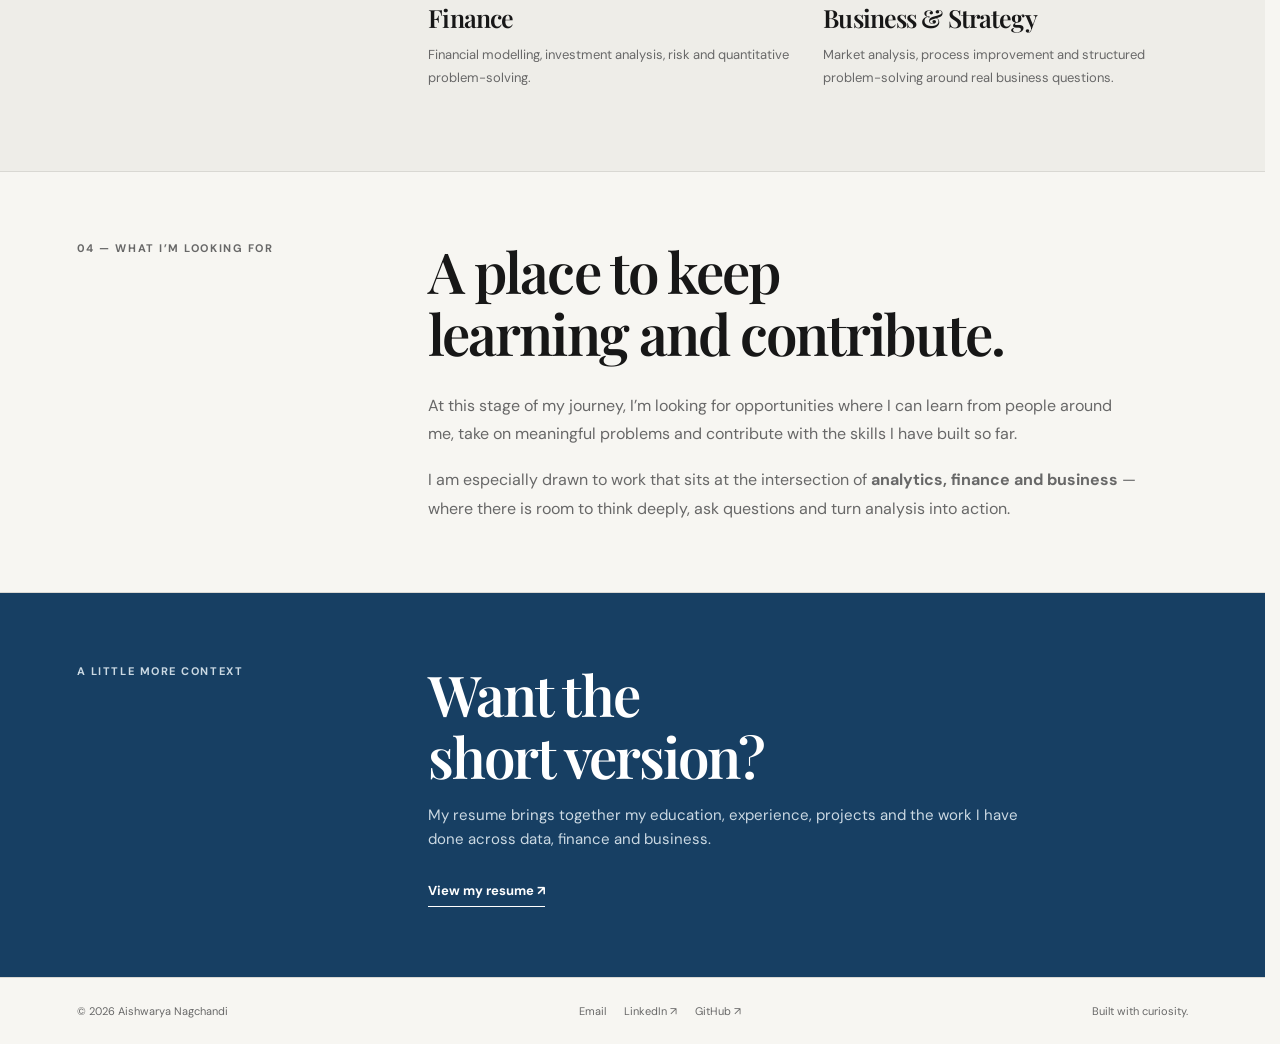
<file: contact.html>
<!doctype html>
<html lang="en">
<head>

<meta charset="utf-8">
<meta name="viewport" content="width=device-width,initial-scale=1">

<meta name="theme-color" content="#f7f6f2">

<meta name="description"
      content="Contact Aishwarya Nagchandani for opportunities and conversations across analytics, finance, business intelligence and strategy.">

<meta name="robots" content="index,follow">

<link rel="canonical"
      href="https://aishwaryanagchandi.com/contact.html">

<meta property="og:type" content="website">
<meta property="og:title" content="Contact | Aishwarya Nagchandani">
<meta property="og:description"
      content="Connect with Aishwarya Nagchandani for opportunities across analytics, finance, business intelligence and strategy.">
<meta property="og:url"
      content="https://aishwaryanagchandi.com/contact.html">

<link rel="icon" href="favicon.svg" type="image/svg+xml">

<link rel="preconnect" href="https://fonts.googleapis.com">
<link rel="preconnect" href="https://fonts.gstatic.com" crossorigin>

<link href="https://fonts.googleapis.com/css2?family=DM+Sans:wght@400;500;600;700&family=Playfair+Display:wght@500;600;700&display=swap"
      rel="stylesheet">

<link rel="stylesheet" href="styles.css">

<script src="script.js" defer></script>

<title>Contact | Aishwarya Nagchandani</title>

</head>


<body class="page-contact">


<a class="skip-link" href="#main">
Skip to content
</a>


<!-- ================= NAVIGATION ================= -->

<nav class="site-nav" aria-label="Primary navigation">

<div class="nav-inner">

<a href="index.html"
   class="logo"
   aria-label="Aishwarya Nagchandani home">
AN
</a>


<button class="menu-button"
        type="button"
        aria-label="Open navigation"
        aria-controls="navLinks"
        aria-expanded="false">
☰
</button>


<div class="nav-links" id="navLinks">

<a href="index.html">
Home
</a>

<a href="about.html">
About
</a>

<a href="experience.html">
Experience
</a>

<a href="projects.html">
Projects
</a>

<a href="beyond.html">
Beyond the Resume
</a>

<a href="skills.html">
Skills
</a>

<a href="contact.html"
   class="active"
   aria-current="page">
Contact
</a>

<a class="resume-btn"
   href="resume.pdf"
   target="_blank"
   rel="noopener">
Resume ↗
</a>

</div>

</div>

</nav>


<main id="main">


<!-- ================= HERO ================= -->

<header class="hero">

<div class="container hero-grid">

<div class="reveal">

<div class="eyebrow">
01 — CONTACT
</div>

<h1>
Let’s<br>
talk.
</h1>

</div>


<div class="hero-copy reveal">

<p>
If something on this website caught your attention, I would
love to hear from you — whether it is an opportunity, an idea,
a problem to discuss or simply a conversation worth having.
</p>

<div class="hero-line">
Good work usually starts with a good conversation.
</div>

</div>

</div>

</header>


<!-- ================= START A CONVERSATION ================= -->

<section class="split-section">

<div class="container split-grid">

<div class="section-label reveal">
02 — START A CONVERSATION
</div>


<div class="split-content reveal">

<h2>
I’d be happy to<br>
hear from you.
</h2>

<p>
The easiest way to reach me is by email or LinkedIn.
For opportunities that are a little more involved,
you can also request my phone number.
</p>


<div class="contact-list">


<a href="mailto:aishwaryanagchandi84@gmail.com">

<span>
Email
</span>

<strong>
aishwaryanagchandi84@gmail.com
</strong>

<b>
↗
</b>

</a>


<a href="https://www.linkedin.com/in/aishwarya-nagchandani-7272212a5/"
   target="_blank"
   rel="noopener noreferrer">

<span>
LinkedIn
</span>

<strong>
Connect with me
</strong>

<b>
↗
</b>

</a>


<a href="https://docs.google.com/forms/d/e/1FAIpQLSc33WatLbiZwhdx6RLmS6gNjn_iPeC7ScOtmlJXgJQv566fDw/viewform?usp=dialog"
   target="_blank"
   rel="noopener noreferrer">

<span>
Phone
</span>

<strong>
Request my phone number
</strong>

<b>
↗
</b>

</a>


<a href="https://github.com/AishwaryaNagchandi"
   target="_blank"
   rel="noopener noreferrer">

<span>
GitHub
</span>

<strong>
See what I’m building
</strong>

<b>
↗
</b>

</a>


</div>

</div>

</div>

</section>


<!-- ================= WHERE I CAN CONTRIBUTE ================= -->

<section class="split-section soft">

<div class="container split-grid">

<div class="section-label reveal">
03 — WHERE I CAN CONTRIBUTE
</div>


<div class="split-content reveal">

<h2>
Where data meets<br>
real decisions.
</h2>

<p>
I’m particularly interested in opportunities where analytical
thinking can be combined with business and financial context.
I enjoy understanding a problem, working through the evidence
and turning the result into something useful.
</p>


<div class="value-grid">


<div>

<h3>
Analytics
</h3>

<p>
Working with data to find patterns, answer questions and
support better decisions.
</p>

</div>


<div>

<h3>
Business Intelligence
</h3>

<p>
Building dashboards, reports and visualizations that make
information easier to understand and use.
</p>

</div>


<div>

<h3>
Finance
</h3>

<p>
Financial modelling, investment analysis, risk and
quantitative problem-solving.
</p>

</div>


<div>

<h3>
Business & Strategy
</h3>

<p>
Market analysis, process improvement and structured
problem-solving around real business questions.
</p>

</div>


</div>

</div>

</div>

</section>


<!-- ================= WHAT I AM LOOKING FOR ================= -->

<section class="split-section">

<div class="container split-grid">

<div class="section-label reveal">
04 — WHAT I’M LOOKING FOR
</div>


<div class="split-content reveal">

<h2>
A place to keep<br>
learning and contribute.
</h2>

<p>
At this stage of my journey, I’m looking for opportunities
where I can learn from people around me, take on meaningful
problems and contribute with the skills I have built so far.
</p>

<p>
I am especially drawn to work that sits at the intersection
of <strong>analytics, finance and business</strong> — where
there is room to think deeply, ask questions and turn analysis
into action.
</p>

</div>

</div>

</section>


<!-- ================= RESUME ================= -->

<section class="closing">

<div class="container closing-grid">

<div class="section-label">
A LITTLE MORE CONTEXT
</div>


<div>

<h2>
Want the<br>
short version?
</h2>

<p>
My resume brings together my education, experience, projects
and the work I have done across data, finance and business.
</p>

<a class="text-link"
   href="resume.pdf"
   target="_blank"
   rel="noopener">
View my resume ↗
</a>

</div>

</div>

</section>


</main>


<!-- ================= FOOTER ================= -->

<footer class="site-footer">

<div class="container footer-inner">

<span>
© 2026 Aishwarya Nagchandi
</span>


<div class="footer-links">

<a href="mailto:aishwaryanagchandani84@gmail.com">
Email
</a>


<a href="https://www.linkedin.com/in/aishwarya-nagchandani-7272212a5/"
   target="_blank"
   rel="noopener noreferrer">
LinkedIn ↗
</a>


<a href="https://github.com/AishwaryaNagchandi"
   target="_blank"
   rel="noopener noreferrer">
GitHub ↗
</a>

</div>


<span>
Built with curiosity.
</span>

</div>

</footer>


</body>
</html>
</file>
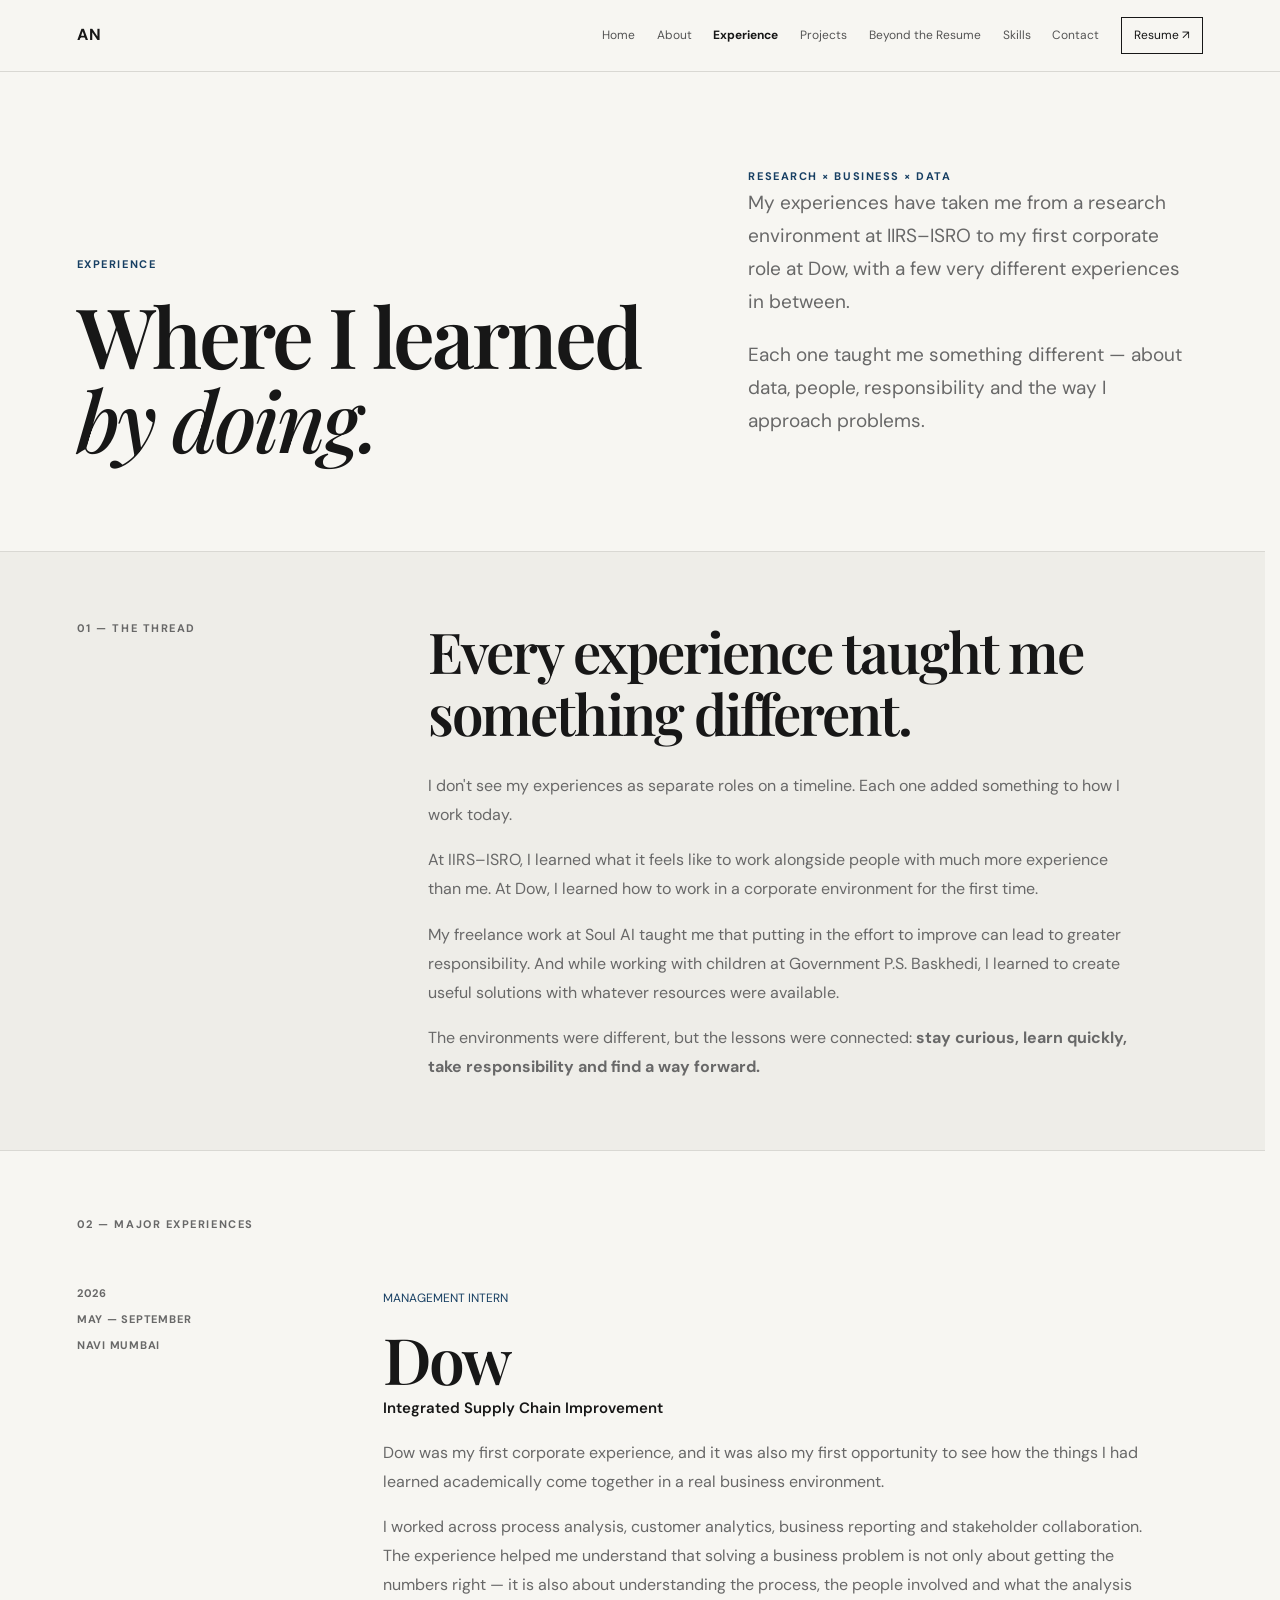
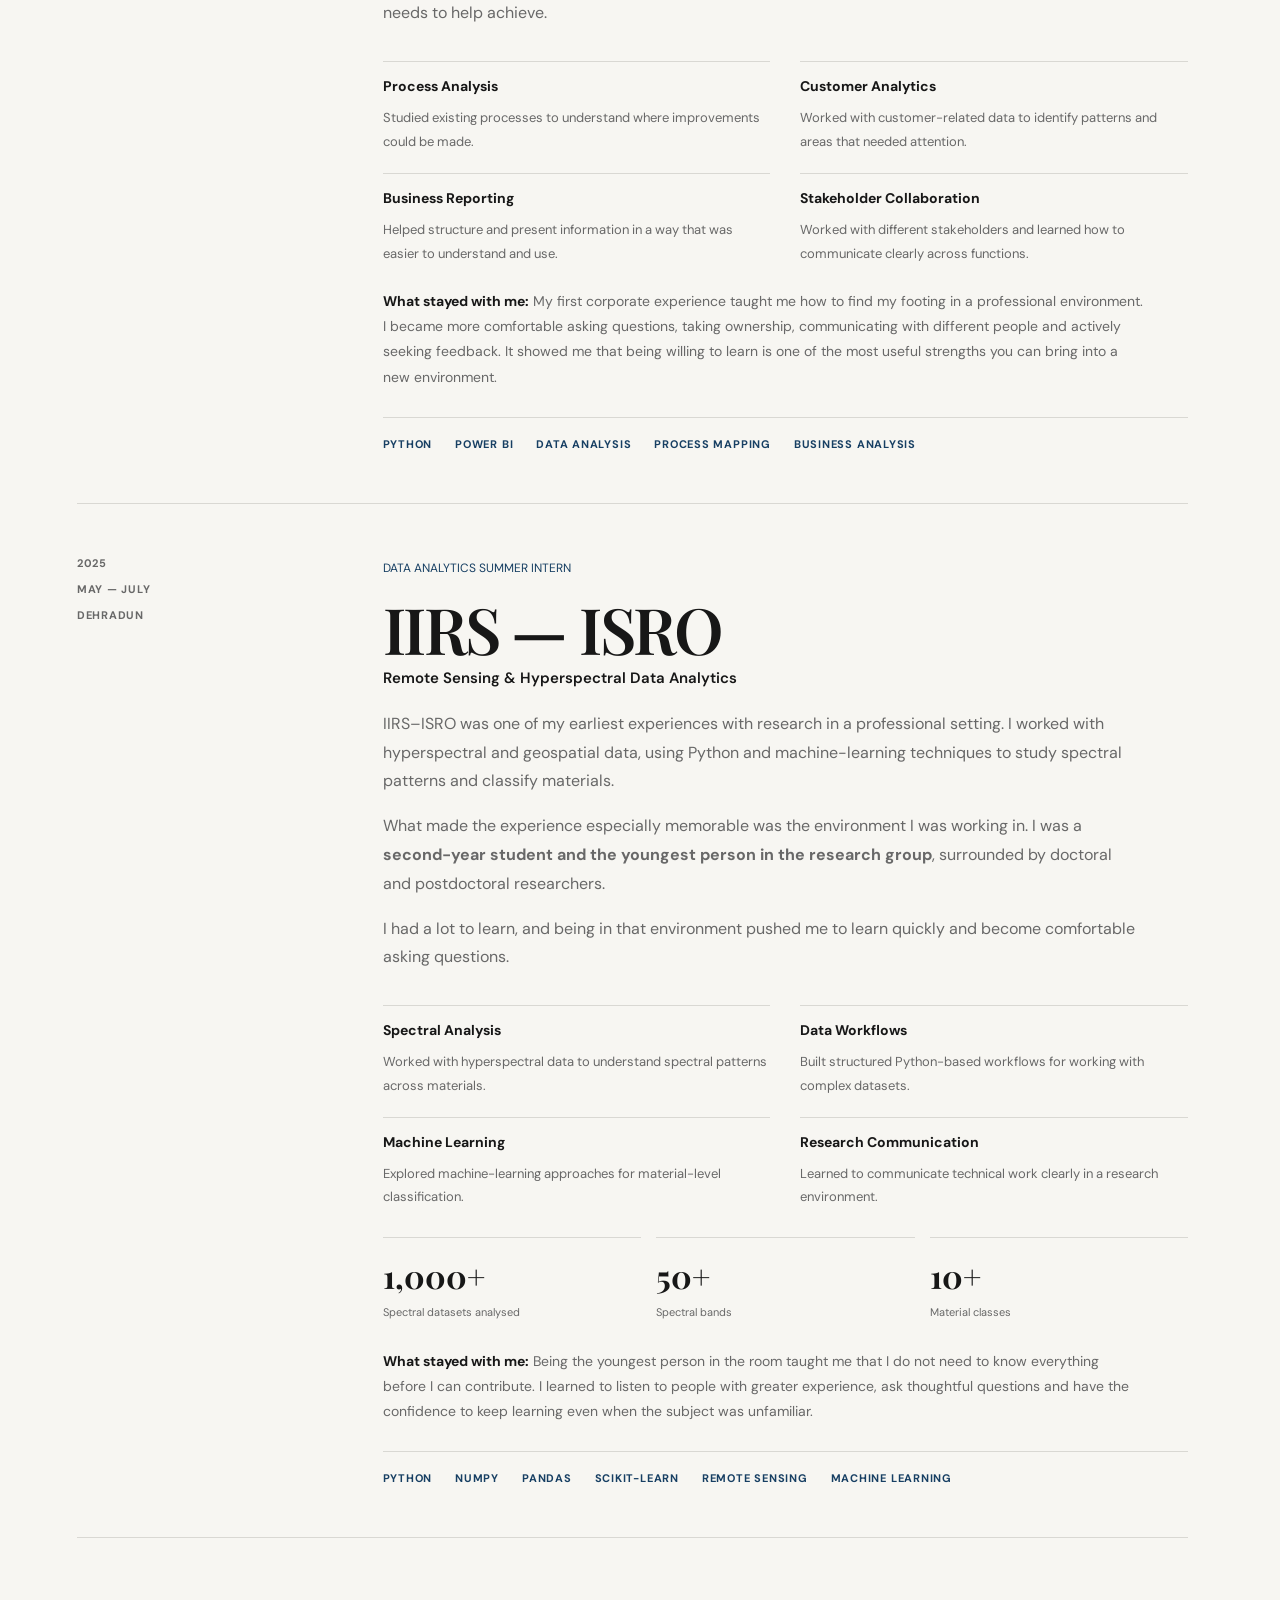
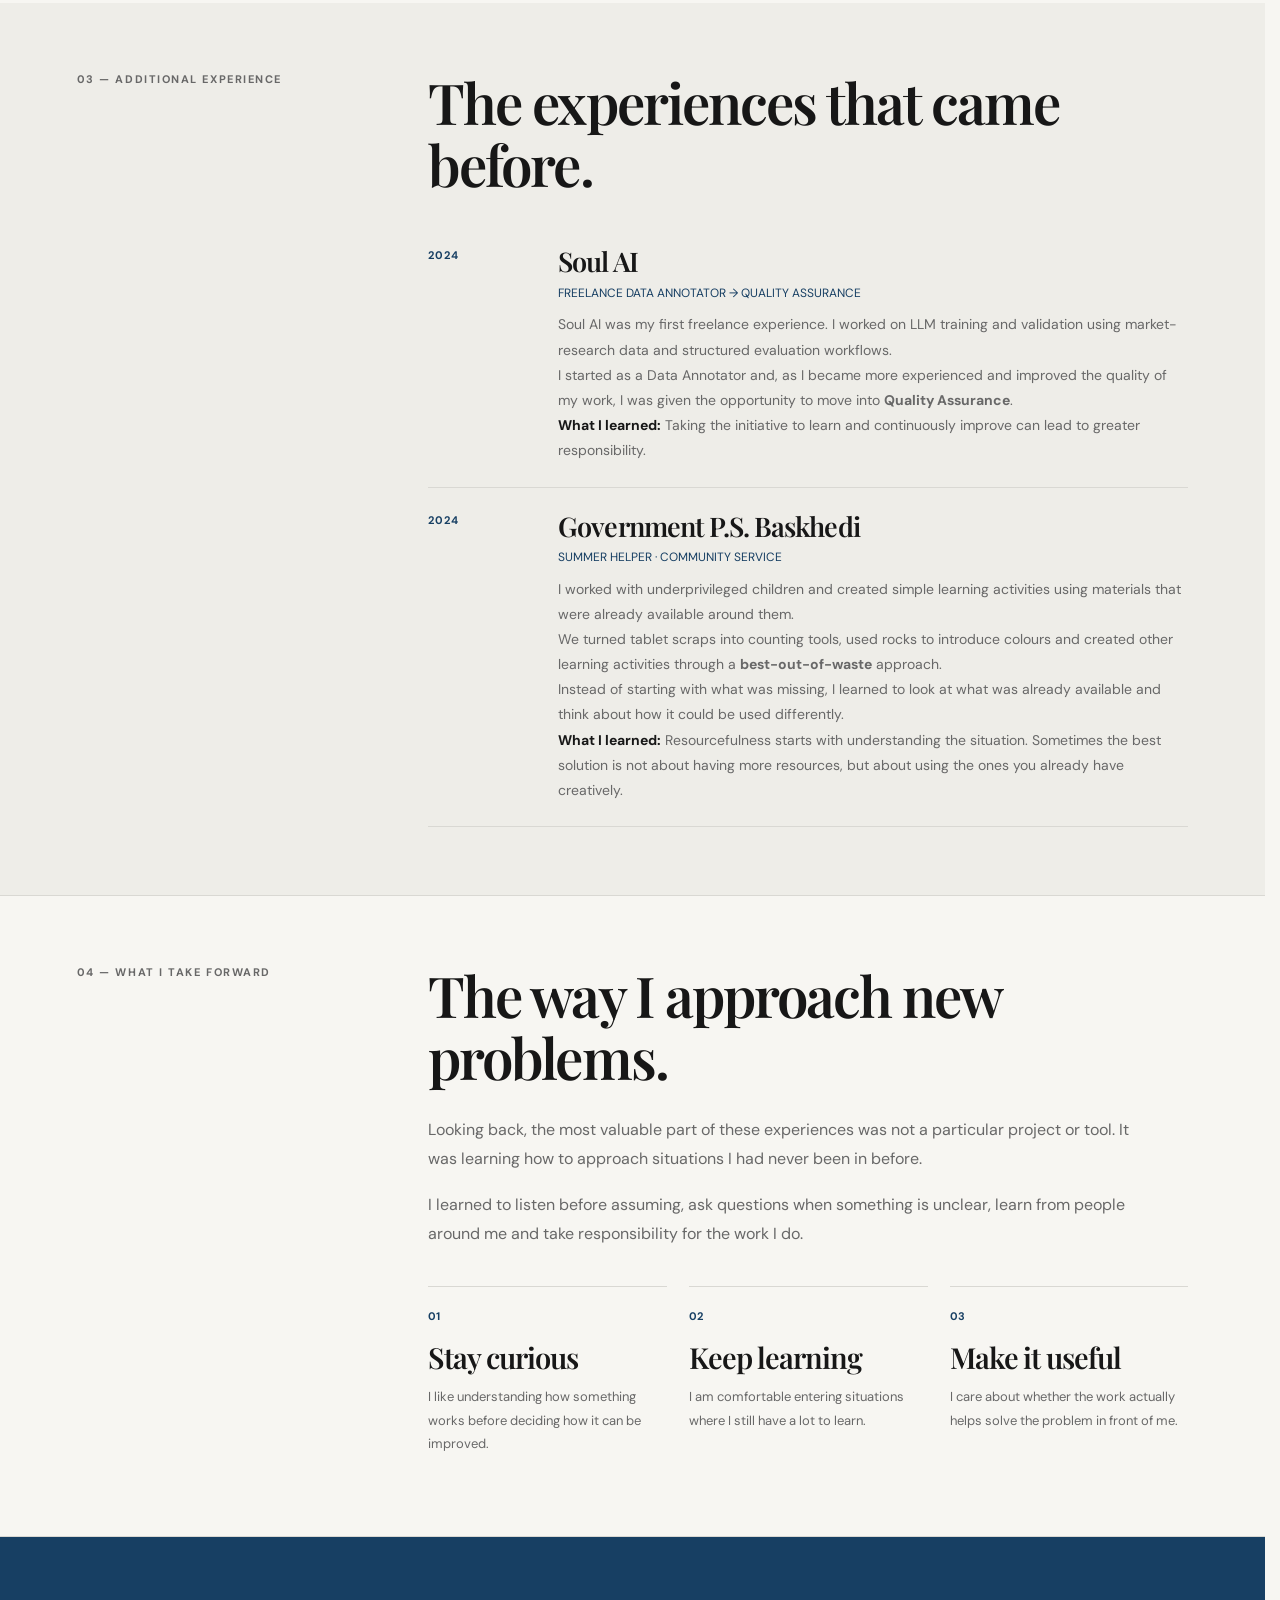
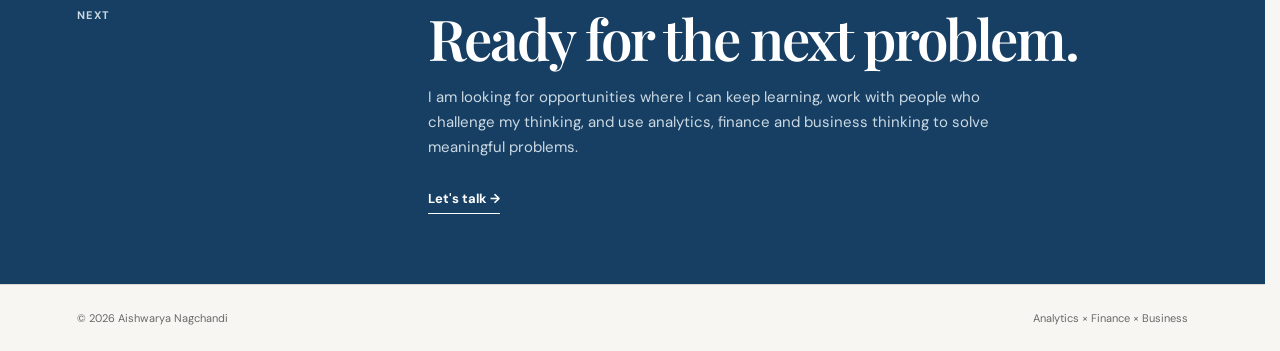
<file: experience.html>
<!doctype html>
<html lang="en">

<head>

<meta charset="utf-8">
<meta name="viewport" content="width=device-width,initial-scale=1">

<meta name="theme-color" content="#f7f6f2">

<meta name="description"
      content="Aishwarya Nagchandi — experience across analytics, research, business improvement and applied data science.">

<meta name="robots" content="index,follow">

<link rel="canonical"
      href="https://aishwaryanagchandi.com/experience.html">

<meta property="og:type"
      content="website">

<meta property="og:title"
      content="Experience | Aishwarya Nagchandi">

<meta property="og:description"
      content="Experience across analytics, research, business improvement and applied data science.">

<meta property="og:url"
      content="https://aishwaryanagchandi.com/experience.html">

<link rel="icon"
      href="favicon.svg"
      type="image/svg+xml">

<link rel="preconnect"
      href="https://fonts.googleapis.com">

<link rel="preconnect"
      href="https://fonts.gstatic.com"
      crossorigin>

<link href="https://fonts.googleapis.com/css2?family=DM+Sans:wght@400;500;600;700&family=Playfair+Display:wght@500;600;700&display=swap"
      rel="stylesheet">

<link rel="stylesheet"
      href="styles.css">

<script src="script.js"
        defer></script>

<title>Experience | Aishwarya Nagchandi</title>

</head>


<body class="page-experience">


<a class="skip-link"
   href="#main">
    Skip to content
</a>


<!-- ================= NAVIGATION ================= -->

<nav class="site-nav"
     aria-label="Primary navigation">

    <div class="nav-inner">

        <a href="index.html"
           class="logo"
           aria-label="Aishwarya Nagchandi home">
            AN
        </a>


        <button class="menu-button"
                type="button"
                aria-label="Open navigation"
                aria-controls="navLinks"
                aria-expanded="false">
            ☰
        </button>


        <div class="nav-links"
             id="navLinks">

            <a href="index.html">
                Home
            </a>

            <a href="about.html">
                About
            </a>

            <a href="experience.html"
               class="active"
               aria-current="page">
                Experience
            </a>

            <a href="projects.html">
                Projects
            </a>

            <a href="beyond.html">
                Beyond the Resume
            </a>

            <a href="skills.html">
                Skills
            </a>

            <a href="contact.html">
                Contact
            </a>

            <a class="resume-btn"
               href="resume.pdf"
               target="_blank"
               rel="noopener">
                Resume ↗
            </a>

        </div>

    </div>

</nav>


<main id="main">


<!-- ================= HERO ================= -->

<header class="hero">

    <div class="container hero-grid">

        <div class="reveal">

            <div class="eyebrow">
                EXPERIENCE
            </div>

            <h1>
                Where I learned
                <em>by doing.</em>
            </h1>

        </div>


        <div class="hero-copy reveal">

            <div class="kicker">
                RESEARCH × BUSINESS × DATA
            </div>

            <p>
                My experiences have taken me from a research environment
                at IIRS–ISRO to my first corporate role at Dow, with a
                few very different experiences in between.
            </p>

            <p>
                Each one taught me something different — about data,
                people, responsibility and the way I approach problems.
            </p>

        </div>

    </div>

</header>


<!-- ================= THE THREAD ================= -->

<section class="split-section soft">

    <div class="container split-grid">

        <div class="section-label reveal">
            01 — THE THREAD
        </div>


        <div class="split-content reveal">

            <h2>
                Every experience
                taught me something
                different.
            </h2>

            <p>
                I don't see my experiences as separate roles on a
                timeline. Each one added something to how I work today.
            </p>

            <p>
                At IIRS–ISRO, I learned what it feels like to work
                alongside people with much more experience than me.
                At Dow, I learned how to work in a corporate environment
                for the first time.
            </p>

            <p>
                My freelance work at Soul AI taught me that putting in
                the effort to improve can lead to greater responsibility.
                And while working with children at Government P.S.
                Baskhedi, I learned to create useful solutions with
                whatever resources were available.
            </p>

            <p>
                The environments were different, but the lessons were
                connected: <strong>stay curious, learn quickly, take
                responsibility and find a way forward.</strong>
            </p>

        </div>

    </div>

</section>


<!-- ================= MAJOR EXPERIENCES ================= -->

<section class="experience-section">

    <div class="container">

        <div class="section-label reveal">
            02 — MAJOR EXPERIENCES
        </div>


        <!-- ================= DOW ================= -->

        <article class="experience-detail reveal"
                 id="dow">

            <div class="experience-meta">

                <span>
                    2026
                </span>

                <span>
                    MAY — SEPTEMBER
                </span>

                <span>
                    NAVI MUMBAI
                </span>

            </div>


            <div class="experience-body">

                <span class="role-line">
                    MANAGEMENT INTERN
                </span>

                <h2>
                    Dow
                </h2>

                <h3>
                    Integrated Supply Chain Improvement
                </h3>


                <p>
                    Dow was my first corporate experience, and it was
                    also my first opportunity to see how the things I
                    had learned academically come together in a real
                    business environment.
                </p>

                <p>
                    I worked across process analysis, customer analytics,
                    business reporting and stakeholder collaboration.
                    The experience helped me understand that solving a
                    business problem is not only about getting the numbers
                    right — it is also about understanding the process,
                    the people involved and what the analysis needs to
                    help achieve.
                </p>


                <div class="work-grid">

                    <div>

                        <h4>
                            Process Analysis
                        </h4>

                        <p>
                            Studied existing processes to understand
                            where improvements could be made.
                        </p>

                    </div>


                    <div>

                        <h4>
                            Customer Analytics
                        </h4>

                        <p>
                            Worked with customer-related data to identify
                            patterns and areas that needed attention.
                        </p>

                    </div>


                    <div>

                        <h4>
                            Business Reporting
                        </h4>

                        <p>
                            Helped structure and present information in a
                            way that was easier to understand and use.
                        </p>

                    </div>


                    <div>

                        <h4>
                            Stakeholder Collaboration
                        </h4>

                        <p>
                            Worked with different stakeholders and learned
                            how to communicate clearly across functions.
                        </p>

                    </div>

                </div>


                <p class="learning">

                    <strong>What stayed with me:</strong>

                    My first corporate experience taught me how to find
                    my footing in a professional environment. I became
                    more comfortable asking questions, taking ownership,
                    communicating with different people and actively
                    seeking feedback. It showed me that being willing
                    to learn is one of the most useful strengths you can
                    bring into a new environment.

                </p>


                <div class="tagline">

                    <span>PYTHON</span>
                    <span>POWER BI</span>
                    <span>DATA ANALYSIS</span>
                    <span>PROCESS MAPPING</span>
                    <span>BUSINESS ANALYSIS</span>

                </div>

            </div>

        </article>


        <!-- ================= ISRO ================= -->

        <article class="experience-detail reveal"
                 id="isro">

            <div class="experience-meta">

                <span>
                    2025
                </span>

                <span>
                    MAY — JULY
                </span>

                <span>
                    DEHRADUN
                </span>

            </div>


            <div class="experience-body">

                <span class="role-line">
                    DATA ANALYTICS SUMMER INTERN
                </span>

                <h2>
                    IIRS — ISRO
                </h2>

                <h3>
                    Remote Sensing & Hyperspectral Data Analytics
                </h3>


                <p>
                    IIRS–ISRO was one of my earliest experiences with
                    research in a professional setting. I worked with
                    hyperspectral and geospatial data, using Python and
                    machine-learning techniques to study spectral patterns
                    and classify materials.
                </p>

                <p>
                    What made the experience especially memorable was
                    the environment I was working in. I was a
                    <strong>second-year student and the youngest person
                    in the research group</strong>, surrounded by
                    doctoral and postdoctoral researchers.
                </p>

                <p>
                    I had a lot to learn, and being in that environment
                    pushed me to learn quickly and become comfortable
                    asking questions.
                </p>


                <div class="work-grid">

                    <div>

                        <h4>
                            Spectral Analysis
                        </h4>

                        <p>
                            Worked with hyperspectral data to understand
                            spectral patterns across materials.
                        </p>

                    </div>


                    <div>

                        <h4>
                            Data Workflows
                        </h4>

                        <p>
                            Built structured Python-based workflows for
                            working with complex datasets.
                        </p>

                    </div>


                    <div>

                        <h4>
                            Machine Learning
                        </h4>

                        <p>
                            Explored machine-learning approaches for
                            material-level classification.
                        </p>

                    </div>


                    <div>

                        <h4>
                            Research Communication
                        </h4>

                        <p>
                            Learned to communicate technical work clearly
                            in a research environment.
                        </p>

                    </div>

                </div>


                <div class="metrics">

                    <div>

                        <strong>
                            1,000+
                        </strong>

                        <span>
                            Spectral datasets analysed
                        </span>

                    </div>


                    <div>

                        <strong>
                            50+
                        </strong>

                        <span>
                            Spectral bands
                        </span>

                    </div>


                    <div>

                        <strong>
                            10+
                        </strong>

                        <span>
                            Material classes
                        </span>

                    </div>

                </div>


                <p class="learning">

                    <strong>What stayed with me:</strong>

                    Being the youngest person in the room taught me
                    that I do not need to know everything before I can
                    contribute. I learned to listen to people with
                    greater experience, ask thoughtful questions and
                    have the confidence to keep learning even when the
                    subject was unfamiliar.

                </p>


                <div class="tagline">

                    <span>PYTHON</span>
                    <span>NUMPY</span>
                    <span>PANDAS</span>
                    <span>SCIKIT-LEARN</span>
                    <span>REMOTE SENSING</span>
                    <span>MACHINE LEARNING</span>

                </div>

            </div>

        </article>

    </div>

</section>


<!-- ================= ADDITIONAL EXPERIENCE ================= -->

<section class="split-section soft">

    <div class="container split-grid">

        <div class="section-label reveal">
            03 — ADDITIONAL EXPERIENCE
        </div>


        <div class="split-content reveal">

            <h2>
                The experiences
                that came before.
            </h2>


            <div class="fact-row">

                <span>
                    2024
                </span>

                <div>

                    <h3>
                        Soul AI
                    </h3>

                    <div class="role-line">
                        FREELANCE DATA ANNOTATOR → QUALITY ASSURANCE
                    </div>

                    <p>
                        Soul AI was my first freelance experience. I
                        worked on LLM training and validation using
                        market-research data and structured evaluation
                        workflows.
                    </p>

                    <p>
                        I started as a Data Annotator and, as I became
                        more experienced and improved the quality of my
                        work, I was given the opportunity to move into
                        <strong>Quality Assurance</strong>.
                    </p>

                    <p class="learning">

                        <strong>What I learned:</strong>

                        Taking the initiative to learn and continuously
                        improve can lead to greater responsibility.

                    </p>

                </div>

            </div>


            <div class="fact-row">

                <span>
                    2024
                </span>

                <div>

                    <h3>
                        Government P.S. Baskhedi
                    </h3>

                    <div class="role-line">
                        SUMMER HELPER · COMMUNITY SERVICE
                    </div>

                    <p>
                        I worked with underprivileged children and
                        created simple learning activities using
                        materials that were already available around
                        them.
                    </p>

                    <p>
                        We turned tablet scraps into counting tools,
                        used rocks to introduce colours and created
                        other learning activities through a
                        <strong>best-out-of-waste</strong> approach.
                    </p>

                    <p>
                        Instead of starting with what was missing, I
                        learned to look at what was already available
                        and think about how it could be used differently.
                    </p>

                    <p class="learning">

                        <strong>What I learned:</strong>

                        Resourcefulness starts with understanding the
                        situation. Sometimes the best solution is not
                        about having more resources, but about using the
                        ones you already have creatively.

                    </p>

                </div>

            </div>

        </div>

    </div>

</section>


<!-- ================= WHAT I TAKE FORWARD ================= -->

<section class="split-section">

    <div class="container split-grid">

        <div class="section-label reveal">
            04 — WHAT I TAKE FORWARD
        </div>


        <div class="split-content reveal">

            <h2>
                The way I approach
                new problems.
            </h2>

            <p>
                Looking back, the most valuable part of these experiences
                was not a particular project or tool. It was learning how
                to approach situations I had never been in before.
            </p>

            <p>
                I learned to listen before assuming, ask questions when
                something is unclear, learn from people around me and
                take responsibility for the work I do.
            </p>

            <div class="three-grid">

                <div>

                    <span class="item-no">
                        01
                    </span>

                    <h3>
                        Stay curious
                    </h3>

                    <p>
                        I like understanding how something works before
                        deciding how it can be improved.
                    </p>

                </div>


                <div>

                    <span class="item-no">
                        02
                    </span>

                    <h3>
                        Keep learning
                    </h3>

                    <p>
                        I am comfortable entering situations where I
                        still have a lot to learn.
                    </p>

                </div>


                <div>

                    <span class="item-no">
                        03
                    </span>

                    <h3>
                        Make it useful
                    </h3>

                    <p>
                        I care about whether the work actually helps
                        solve the problem in front of me.
                    </p>

                </div>

            </div>

        </div>

    </div>

</section>


<!-- ================= CLOSING ================= -->

<section class="closing soft">

    <div class="container closing-grid">

        <div class="section-label reveal">
            NEXT
        </div>


        <div class="reveal">

            <h2>
                Ready for the
                next problem.
            </h2>

            <p>
                I am looking for opportunities where I can keep learning,
                work with people who challenge my thinking, and use
                analytics, finance and business thinking to solve
                meaningful problems.
            </p>

            <a class="text-link"
               href="contact.html">
                Let's talk →
            </a>

        </div>

    </div>

</section>


</main>


<!-- ================= FOOTER ================= -->

<footer class="site-footer">

    <div class="container footer-inner">

        <span>
            © 2026 Aishwarya Nagchandi
        </span>

        <span>
            Analytics × Finance × Business
        </span>

    </div>

</footer>


</body>

</html>
</file>
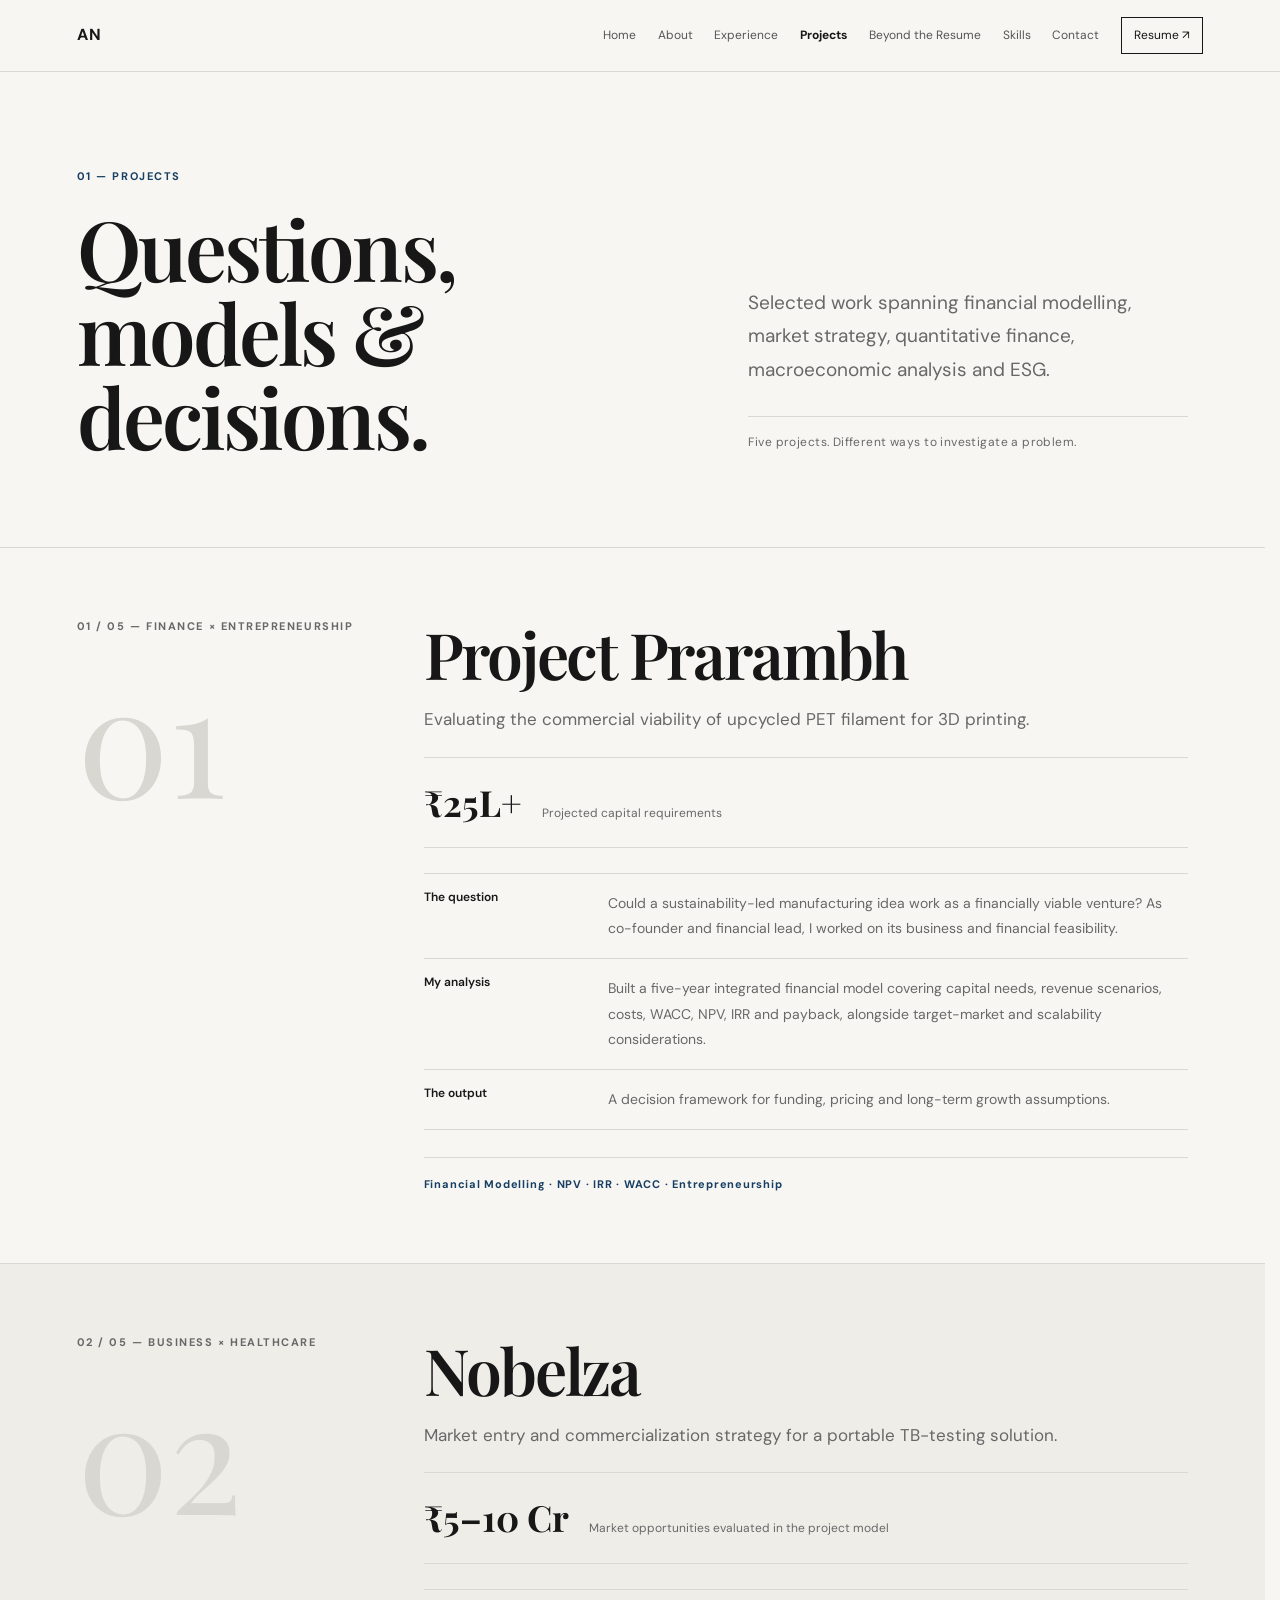
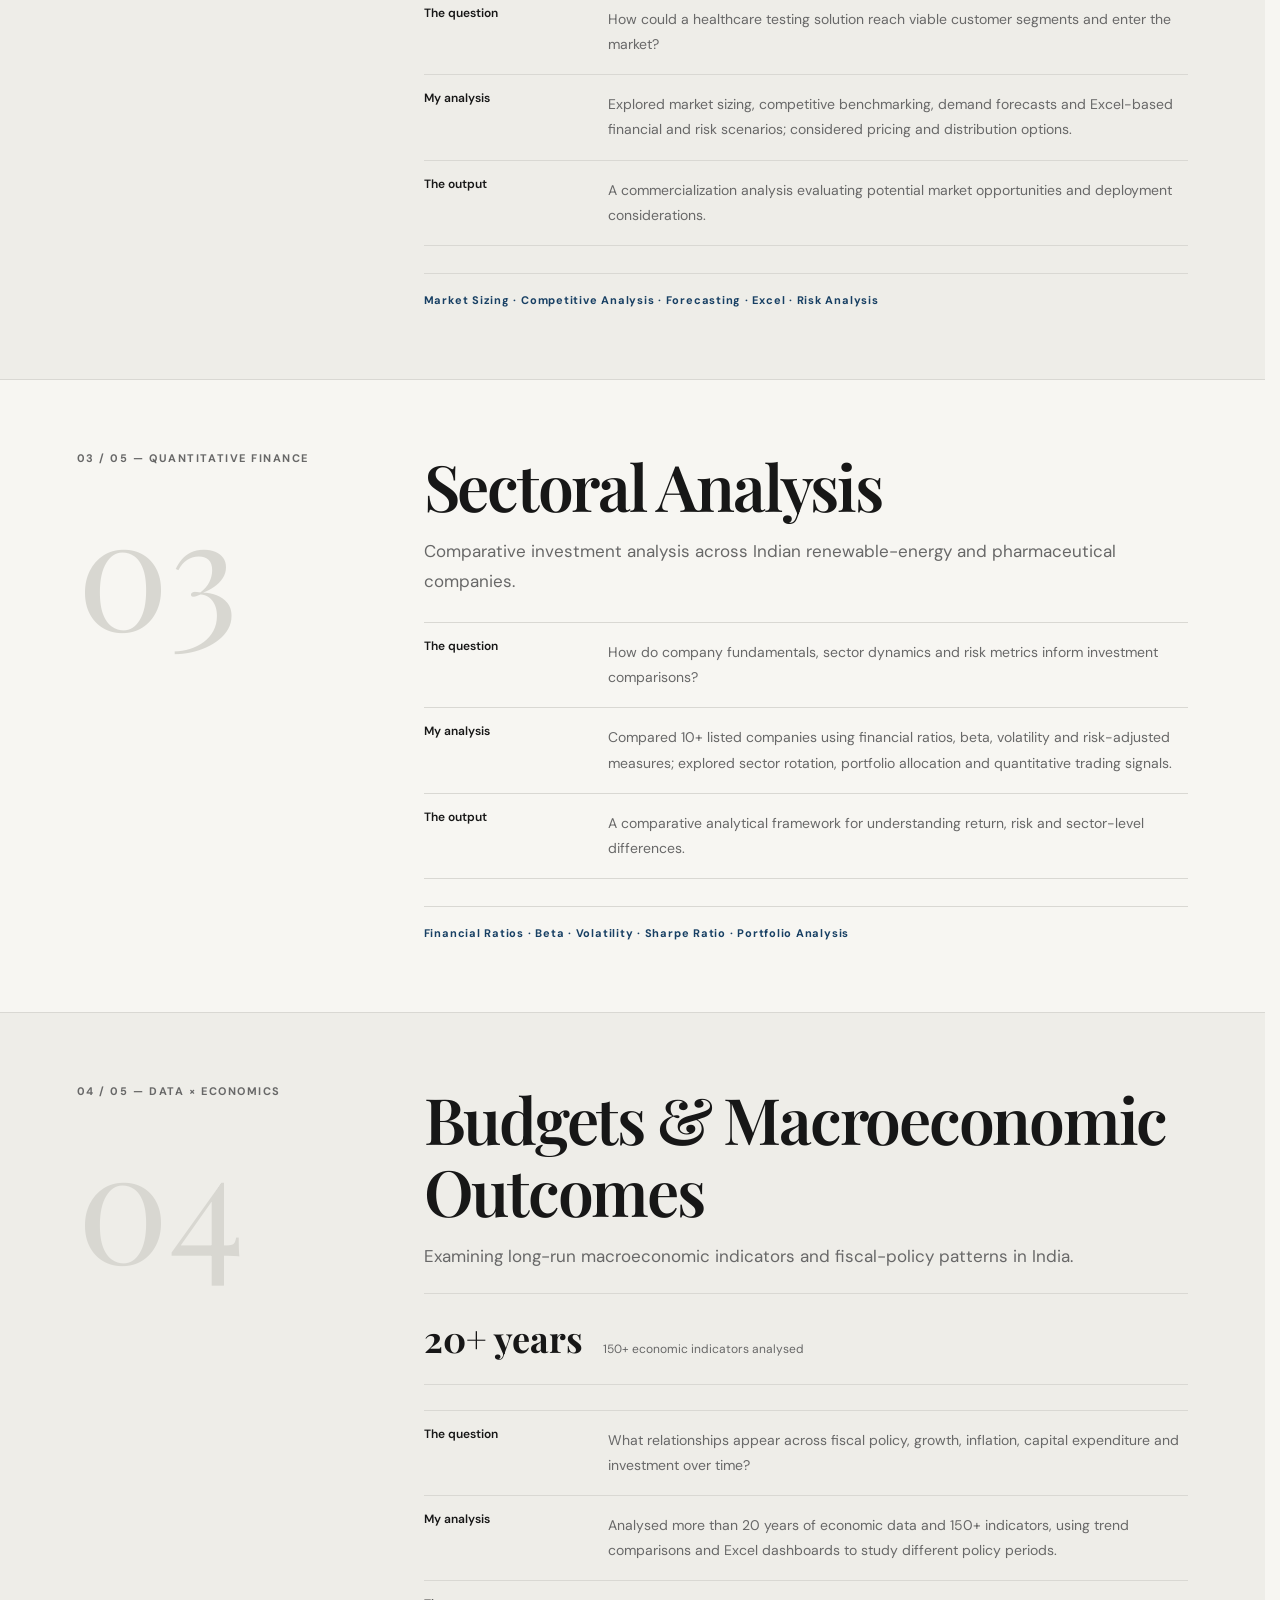
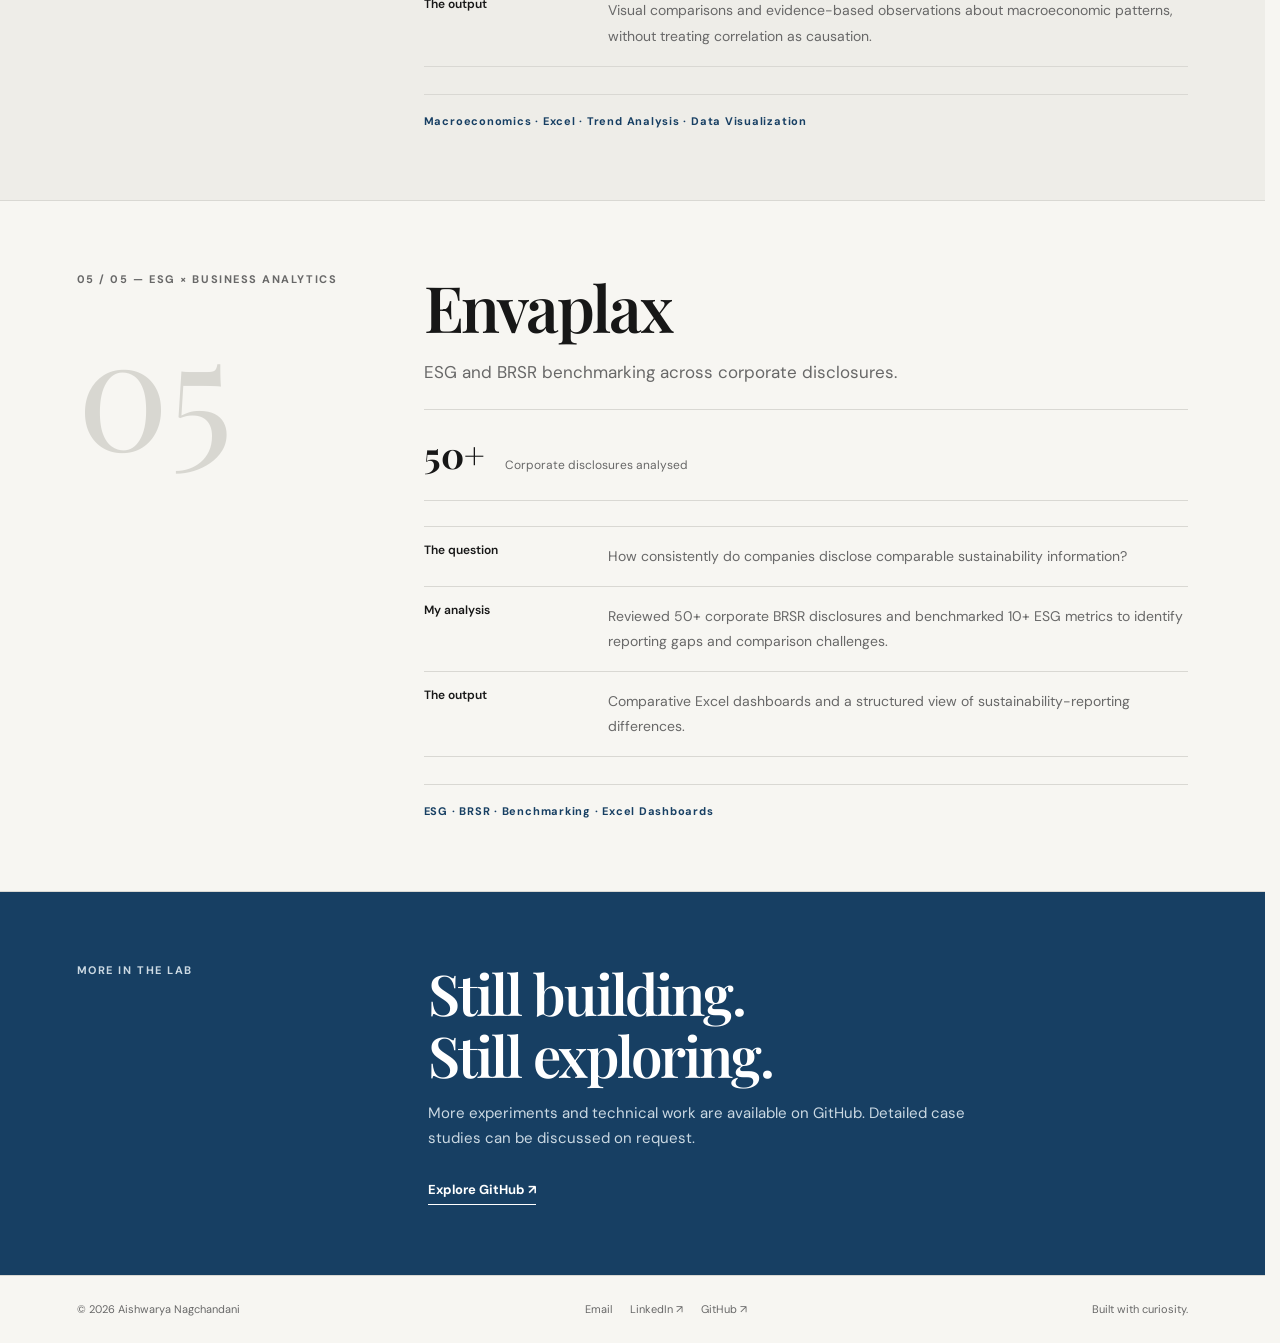
<file: projects.html>
<!doctype html>
<html lang="en">

<head>

<meta charset="utf-8">
<meta name="viewport" content="width=device-width,initial-scale=1">

<meta name="theme-color" content="#f7f6f2">

<meta name="description"
      content="Financial modelling, healthcare market entry, quantitative finance, macroeconomic and ESG projects.">

<meta name="robots" content="index,follow">

<link rel="canonical"
      href="https://aishwaryanagchandi.com/projects.html">

<meta property="og:type"
      content="website">

<meta property="og:title"
      content="Projects | Aishwarya Nagchandani">

<meta property="og:description"
      content="Financial modelling, healthcare market entry, quantitative finance, macroeconomic and ESG projects.">

<meta property="og:url"
      content="https://aishwaryanagchandi.com/projects.html">

<link rel="icon"
      href="favicon.svg"
      type="image/svg+xml">

<link rel="preconnect"
      href="https://fonts.googleapis.com">

<link rel="preconnect"
      href="https://fonts.gstatic.com"
      crossorigin>

<link href="https://fonts.googleapis.com/css2?family=DM+Sans:wght@400;500;600;700&family=Playfair+Display:wght@500;600;700&display=swap"
      rel="stylesheet">

<link rel="stylesheet"
      href="styles.css">

<script src="script.js"
        defer></script>

<title>Projects | Aishwarya Nagchandani</title>

</head>


<body class="page-projects">


<a class="skip-link"
   href="#main">
    Skip to content
</a>


<!-- ================= NAVIGATION ================= -->

<nav class="site-nav"
     aria-label="Primary navigation">

    <div class="nav-inner">

        <a href="index.html"
           class="logo"
           aria-label="Aishwarya Nagchandani home">
            AN
        </a>


        <button class="menu-button"
                type="button"
                aria-label="Open navigation"
                aria-controls="navLinks"
                aria-expanded="false">
            ☰
        </button>


        <div class="nav-links"
             id="navLinks">

            <a href="index.html">
                Home
            </a>

            <a href="about.html">
                About
            </a>

            <a href="experience.html">
                Experience
            </a>

            <a href="projects.html"
               class="active"
               aria-current="page">
                Projects
            </a>

            <a href="beyond.html">
                Beyond the Resume
            </a>

            <a href="skills.html">
                Skills
            </a>

            <a href="contact.html">
                Contact
            </a>

            <a class="resume-btn"
               href="resume.pdf"
               target="_blank"
               rel="noopener">
                Resume ↗
            </a>

        </div>

    </div>

</nav>


<main id="main">


<!-- ================= HERO ================= -->

<header class="hero">

    <div class="container hero-grid">

        <div class="reveal">

            <div class="eyebrow">
                01 — PROJECTS
            </div>

            <h1>
                Questions,<br>
                models &<br>
                decisions.
            </h1>

        </div>


        <div class="hero-copy reveal">

            <p>
                Selected work spanning financial modelling,
                market strategy, quantitative finance,
                macroeconomic analysis and ESG.
            </p>

            <div class="hero-line">
                Five projects. Different ways to investigate a problem.
            </div>

        </div>

    </div>

</header>


<!-- ================= PRARAMBH ================= -->

<article class="project-detail"
         id="prarambh">

    <div class="container project-detail-grid">

        <div class="project-aside">

            <div class="section-label">
                01 / 05 — FINANCE × ENTREPRENEURSHIP
            </div>

            <div class="project-serial">
                01
            </div>

        </div>


        <div class="project-main">

            <h2>
                Project Prarambh
            </h2>

            <p class="project-lead">
                Evaluating the commercial viability of upcycled PET
                filament for 3D printing.
            </p>


            <div class="project-metrics">

                <strong>
                    ₹25L+
                </strong>

                <span>
                    Projected capital requirements
                </span>

            </div>


            <div class="project-facts">

                <div>

                    <h3>
                        The question
                    </h3>

                    <p>
                        Could a sustainability-led manufacturing idea
                        work as a financially viable venture? As
                        co-founder and financial lead, I worked on its
                        business and financial feasibility.
                    </p>

                </div>


                <div>

                    <h3>
                        My analysis
                    </h3>

                    <p>
                        Built a five-year integrated financial model
                        covering capital needs, revenue scenarios,
                        costs, WACC, NPV, IRR and payback, alongside
                        target-market and scalability considerations.
                    </p>

                </div>


                <div>

                    <h3>
                        The output
                    </h3>

                    <p>
                        A decision framework for funding, pricing and
                        long-term growth assumptions.
                    </p>

                </div>

            </div>


            <div class="tagline">
                Financial Modelling · NPV · IRR · WACC · Entrepreneurship
            </div>

        </div>

    </div>

</article>


<!-- ================= NOBELZA ================= -->

<article class="project-detail"
         id="nobelza">

    <div class="container project-detail-grid">

        <div class="project-aside">

            <div class="section-label">
                02 / 05 — BUSINESS × HEALTHCARE
            </div>

            <div class="project-serial">
                02
            </div>

        </div>


        <div class="project-main">

            <h2>
                Nobelza
            </h2>

            <p class="project-lead">
                Market entry and commercialization strategy for a
                portable TB-testing solution.
            </p>


            <div class="project-metrics">

                <strong>
                    ₹5–10 Cr
                </strong>

                <span>
                    Market opportunities evaluated in the project model
                </span>

            </div>


            <div class="project-facts">

                <div>

                    <h3>
                        The question
                    </h3>

                    <p>
                        How could a healthcare testing solution reach
                        viable customer segments and enter the market?
                    </p>

                </div>


                <div>

                    <h3>
                        My analysis
                    </h3>

                    <p>
                        Explored market sizing, competitive benchmarking,
                        demand forecasts and Excel-based financial and
                        risk scenarios; considered pricing and
                        distribution options.
                    </p>

                </div>


                <div>

                    <h3>
                        The output
                    </h3>

                    <p>
                        A commercialization analysis evaluating potential
                        market opportunities and deployment considerations.
                    </p>

                </div>

            </div>


            <div class="tagline">
                Market Sizing · Competitive Analysis · Forecasting · Excel · Risk Analysis
            </div>

        </div>

    </div>

</article>


<!-- ================= SECTORAL ================= -->

<article class="project-detail"
         id="sectoral">

    <div class="container project-detail-grid">

        <div class="project-aside">

            <div class="section-label">
                03 / 05 — QUANTITATIVE FINANCE
            </div>

            <div class="project-serial">
                03
            </div>

        </div>


        <div class="project-main">

            <h2>
                Sectoral Analysis
            </h2>

            <p class="project-lead">
                Comparative investment analysis across Indian
                renewable-energy and pharmaceutical companies.
            </p>


            <div class="project-facts">

                <div>

                    <h3>
                        The question
                    </h3>

                    <p>
                        How do company fundamentals, sector dynamics
                        and risk metrics inform investment comparisons?
                    </p>

                </div>


                <div>

                    <h3>
                        My analysis
                    </h3>

                    <p>
                        Compared 10+ listed companies using financial
                        ratios, beta, volatility and risk-adjusted
                        measures; explored sector rotation, portfolio
                        allocation and quantitative trading signals.
                    </p>

                </div>


                <div>

                    <h3>
                        The output
                    </h3>

                    <p>
                        A comparative analytical framework for
                        understanding return, risk and sector-level
                        differences.
                    </p>

                </div>

            </div>


            <div class="tagline">
                Financial Ratios · Beta · Volatility · Sharpe Ratio · Portfolio Analysis
            </div>

        </div>

    </div>

</article>


<!-- ================= MACRO ================= -->

<article class="project-detail"
         id="macro">

    <div class="container project-detail-grid">

        <div class="project-aside">

            <div class="section-label">
                04 / 05 — DATA × ECONOMICS
            </div>

            <div class="project-serial">
                04
            </div>

        </div>


        <div class="project-main">

            <h2>
                Budgets & Macroeconomic Outcomes
            </h2>

            <p class="project-lead">
                Examining long-run macroeconomic indicators and
                fiscal-policy patterns in India.
            </p>


            <div class="project-metrics">

                <strong>
                    20+ years
                </strong>

                <span>
                    150+ economic indicators analysed
                </span>

            </div>


            <div class="project-facts">

                <div>

                    <h3>
                        The question
                    </h3>

                    <p>
                        What relationships appear across fiscal policy,
                        growth, inflation, capital expenditure and
                        investment over time?
                    </p>

                </div>


                <div>

                    <h3>
                        My analysis
                    </h3>

                    <p>
                        Analysed more than 20 years of economic data
                        and 150+ indicators, using trend comparisons
                        and Excel dashboards to study different policy
                        periods.
                    </p>

                </div>


                <div>

                    <h3>
                        The output
                    </h3>

                    <p>
                        Visual comparisons and evidence-based
                        observations about macroeconomic patterns,
                        without treating correlation as causation.
                    </p>

                </div>

            </div>


            <div class="tagline">
                Macroeconomics · Excel · Trend Analysis · Data Visualization
            </div>

        </div>

    </div>

</article>


<!-- ================= ENVAPLAX ================= -->

<article class="project-detail"
         id="envaplax">

    <div class="container project-detail-grid">

        <div class="project-aside">

            <div class="section-label">
                05 / 05 — ESG × BUSINESS ANALYTICS
            </div>

            <div class="project-serial">
                05
            </div>

        </div>


        <div class="project-main">

            <h2>
                Envaplax
            </h2>

            <p class="project-lead">
                ESG and BRSR benchmarking across corporate disclosures.
            </p>


            <div class="project-metrics">

                <strong>
                    50+
                </strong>

                <span>
                    Corporate disclosures analysed
                </span>

            </div>


            <div class="project-facts">

                <div>

                    <h3>
                        The question
                    </h3>

                    <p>
                        How consistently do companies disclose
                        comparable sustainability information?
                    </p>

                </div>


                <div>

                    <h3>
                        My analysis
                    </h3>

                    <p>
                        Reviewed 50+ corporate BRSR disclosures and
                        benchmarked 10+ ESG metrics to identify
                        reporting gaps and comparison challenges.
                    </p>

                </div>


                <div>

                    <h3>
                        The output
                    </h3>

                    <p>
                        Comparative Excel dashboards and a structured
                        view of sustainability-reporting differences.
                    </p>

                </div>

            </div>


            <div class="tagline">
                ESG · BRSR · Benchmarking · Excel Dashboards
            </div>

        </div>

    </div>

</article>


<!-- ================= CLOSING ================= -->

<section class="closing">

    <div class="container closing-grid">

        <div class="section-label">
            MORE IN THE LAB
        </div>


        <div>

            <h2>
                Still building.<br>
                Still exploring.
            </h2>

            <p>
                More experiments and technical work are available
                on GitHub. Detailed case studies can be discussed
                on request.
            </p>

            <a class="text-link"
               href="https://github.com/AishwaryaNagchandi"
               target="_blank"
               rel="noopener noreferrer">
                Explore GitHub ↗
            </a>

        </div>

    </div>

</section>


</main>


<!-- ================= FOOTER ================= -->

<footer class="site-footer">

    <div class="container footer-inner">

        <span>
            © 2026 Aishwarya Nagchandani
        </span>


        <div class="footer-links">

            <a href="mailto:aishwaryanagchandani84@gmail.com">
                Email
            </a>

            <a href="https://www.linkedin.com/in/aishwarya-nagchandani-7272212a5/"
               target="_blank"
               rel="noopener noreferrer">
                LinkedIn ↗
            </a>

            <a href="https://github.com/AishwaryaNagchandi"
               target="_blank"
               rel="noopener noreferrer">
                GitHub ↗
            </a>

        </div>


        <span>
            Built with curiosity.
        </span>

    </div>

</footer>


</body>

</html>
</file>
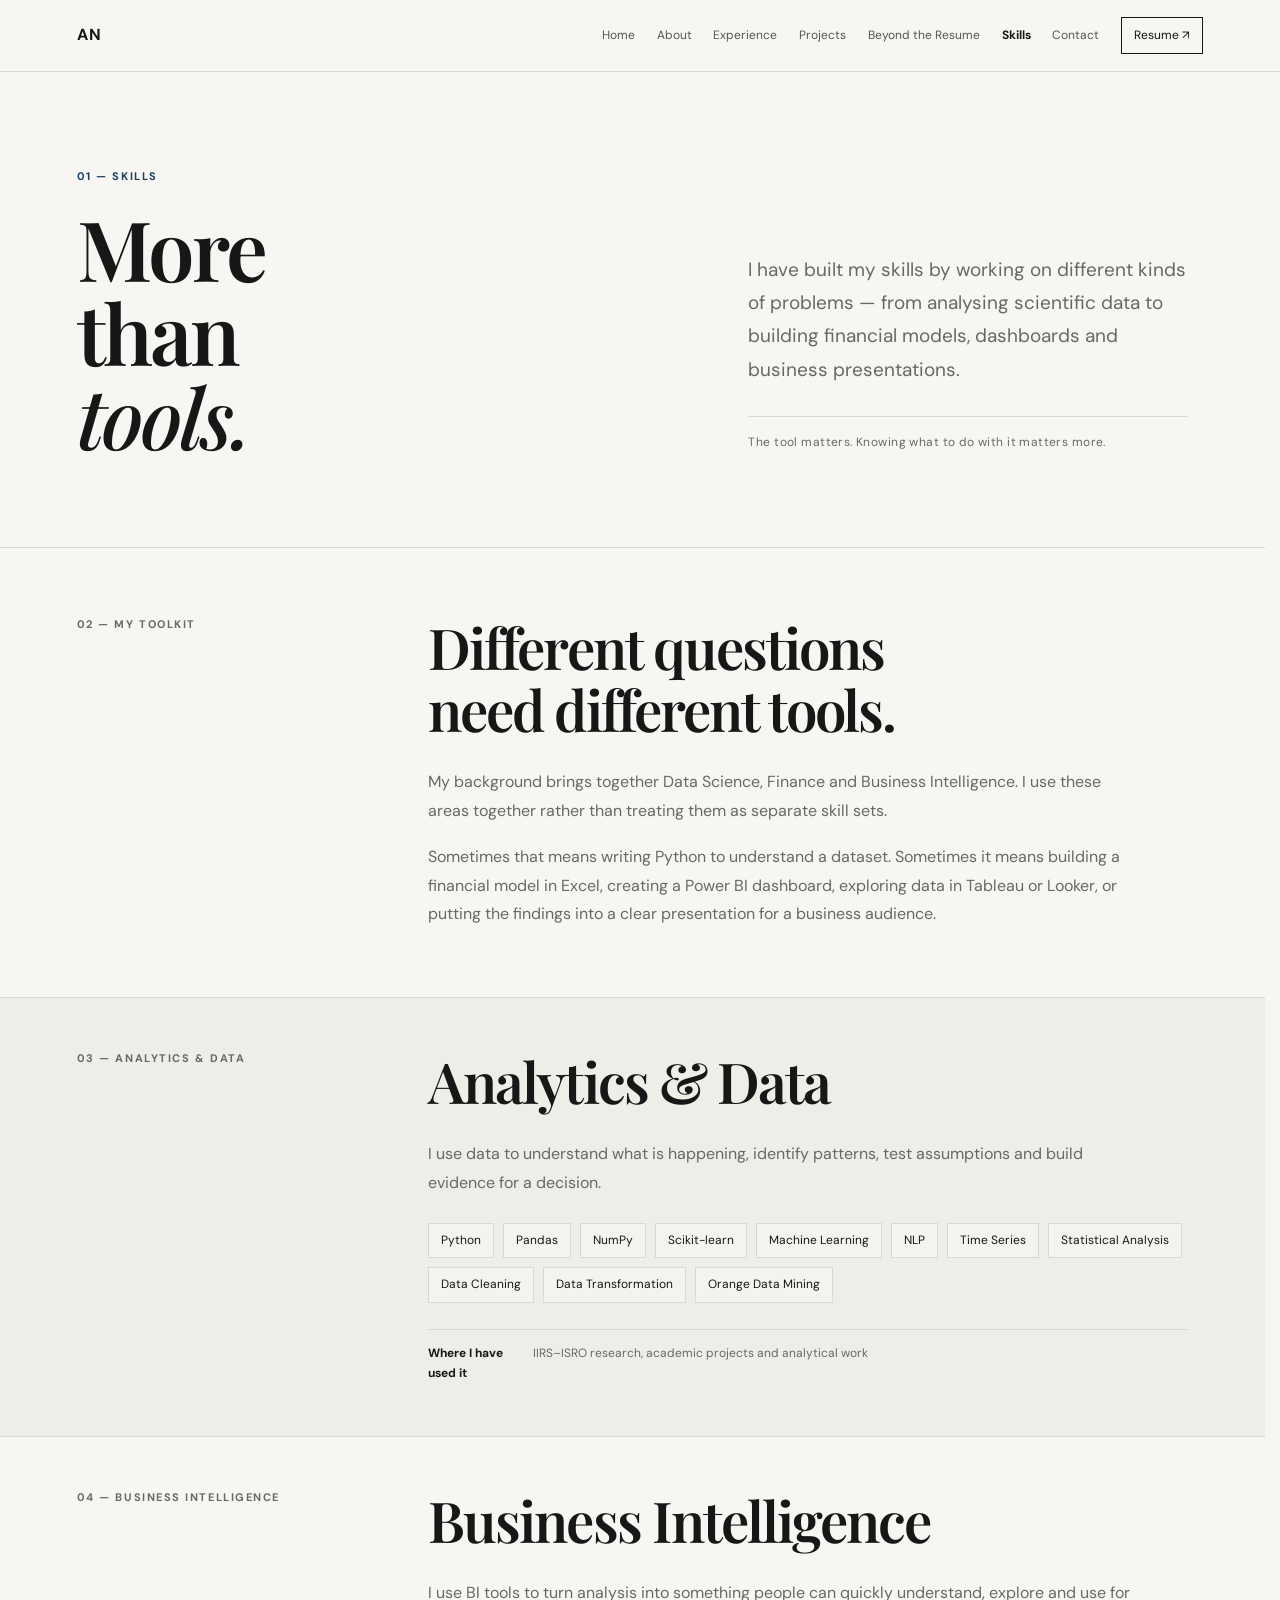
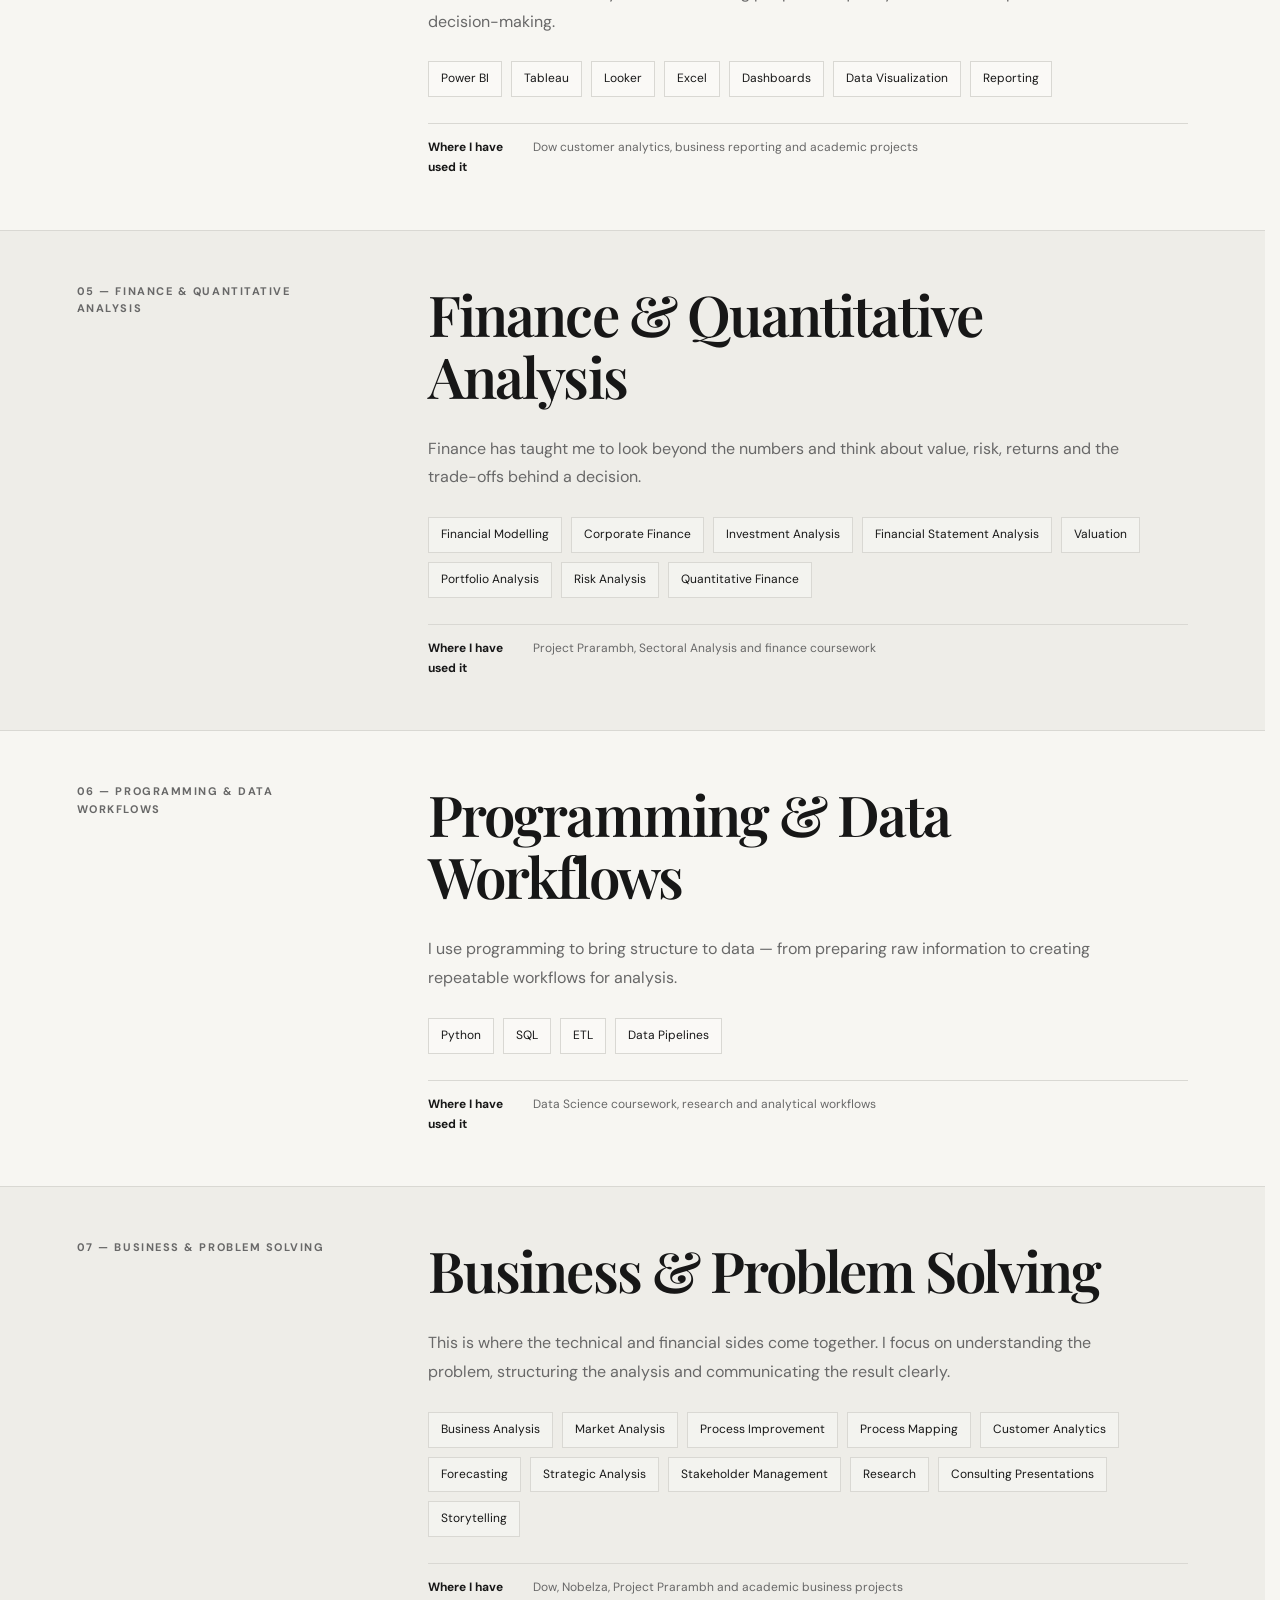
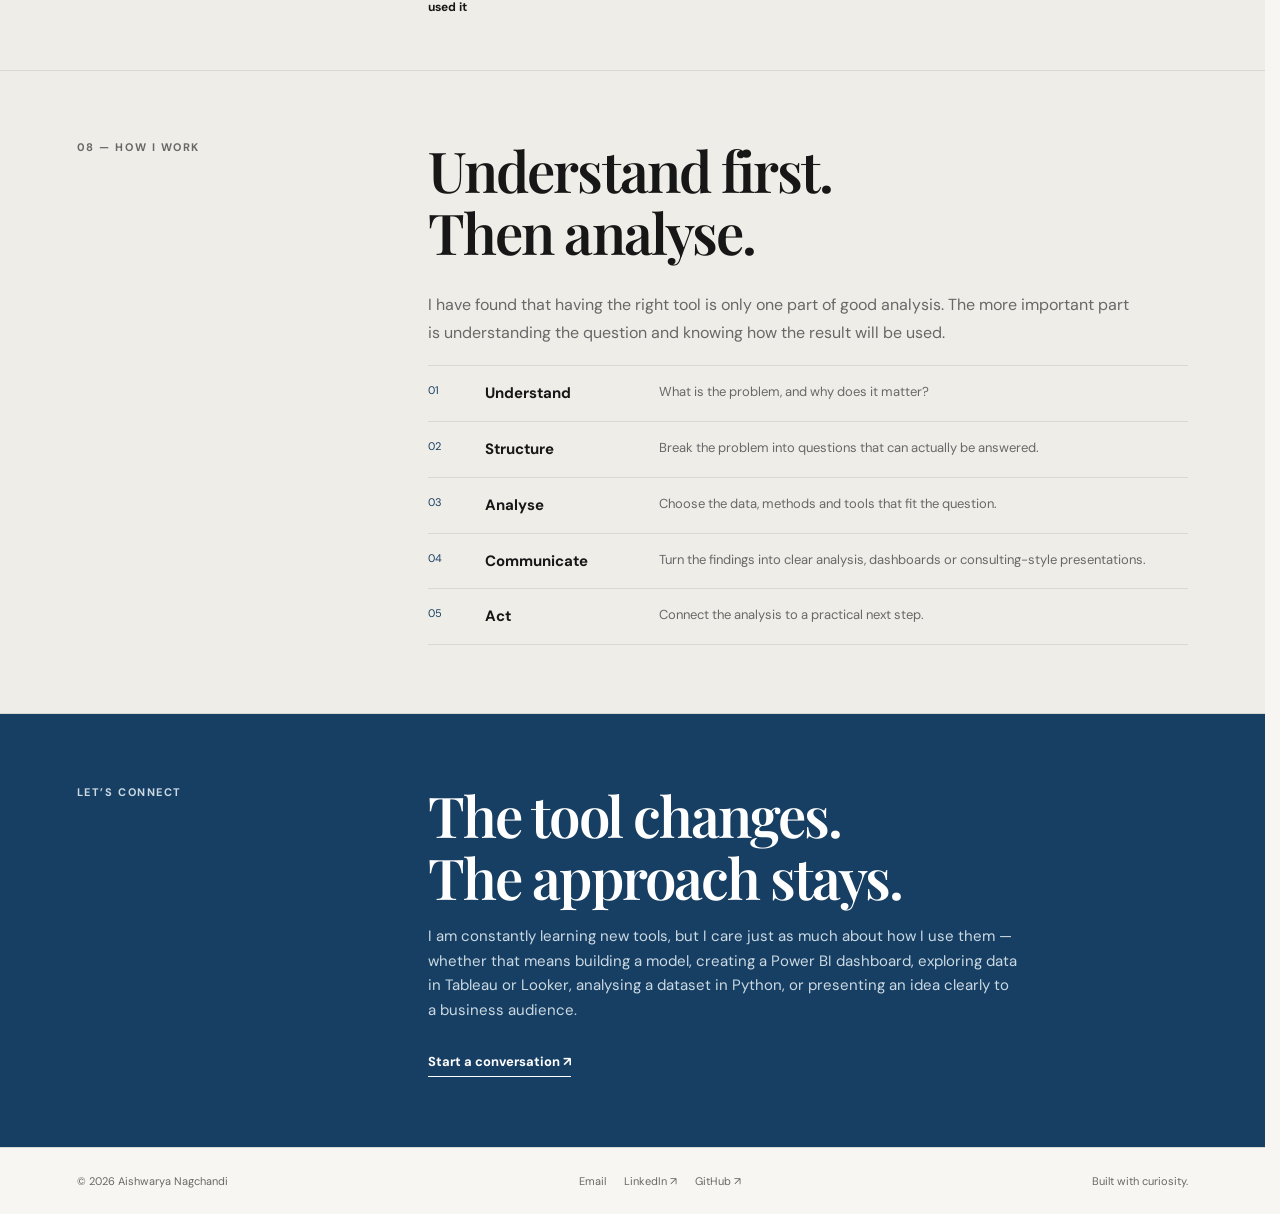
<file: skills.html>
<!doctype html>
<html lang="en">
<head>

<meta charset="utf-8">
<meta name="viewport" content="width=device-width,initial-scale=1">

<meta name="theme-color" content="#f7f6f2">

<meta name="description"
      content="Analytics, Python, Power BI, Tableau, Looker, Excel, finance, business intelligence and problem-solving skills supported by projects and experience.">

<meta name="robots" content="index,follow">

<link rel="canonical"
      href="https://aishwaryanagchandi.com/skills.html">

<meta property="og:type" content="website">
<meta property="og:title" content="Skills | Aishwarya Nagchandani">
<meta property="og:description"
      content="Skills across data analytics, finance, business intelligence, consulting presentations and problem-solving.">
<meta property="og:url"
      content="https://aishwaryanagchandi.com/skills.html">

<link rel="icon" href="favicon.svg" type="image/svg+xml">

<link rel="preconnect" href="https://fonts.googleapis.com">
<link rel="preconnect" href="https://fonts.gstatic.com" crossorigin>

<link href="https://fonts.googleapis.com/css2?family=DM+Sans:wght@400;500;600;700&family=Playfair+Display:wght@500;600;700&display=swap"
      rel="stylesheet">

<link rel="stylesheet" href="styles.css">

<script src="script.js" defer></script>

<title>Skills | Aishwarya Nagchandani</title>

</head>

<body class="page-skills">

<a class="skip-link" href="#main">
Skip to content
</a>


<!-- ================= NAVIGATION ================= -->

<nav class="site-nav" aria-label="Primary navigation">

<div class="nav-inner">

<a href="index.html"
   class="logo"
   aria-label="Aishwarya Nagchandani home">
AN
</a>

<button class="menu-button"
        type="button"
        aria-label="Open navigation"
        aria-controls="navLinks"
        aria-expanded="false">
☰
</button>

<div class="nav-links" id="navLinks">

<a href="index.html">
Home
</a>

<a href="about.html">
About
</a>

<a href="experience.html">
Experience
</a>

<a href="projects.html">
Projects
</a>

<a href="beyond.html">
Beyond the Resume
</a>

<a href="skills.html"
   class="active"
   aria-current="page">
Skills
</a>

<a href="contact.html">
Contact
</a>

<a class="resume-btn"
   href="resume.pdf"
   target="_blank"
   rel="noopener">
Resume ↗
</a>

</div>

</div>

</nav>


<main id="main">


<!-- ================= HERO ================= -->

<header class="hero">

<div class="container hero-grid">

<div class="reveal">

<div class="eyebrow">
01 — SKILLS
</div>

<h1>
More<br>
than<br>
<em>tools.</em>
</h1>

</div>


<div class="hero-copy reveal">

<p>
I have built my skills by working on different kinds of
problems — from analysing scientific data to building
financial models, dashboards and business presentations.
</p>

<div class="hero-line">
The tool matters. Knowing what to do with it matters more.
</div>

</div>

</div>

</header>


<!-- ================= MY TOOLKIT ================= -->

<section class="split-section">

<div class="container split-grid">

<div class="section-label reveal">
02 — MY TOOLKIT
</div>

<div class="split-content reveal">

<h2>
Different questions<br>
need different tools.
</h2>

<p>
My background brings together Data Science, Finance and
Business Intelligence. I use these areas together rather
than treating them as separate skill sets.
</p>

<p>
Sometimes that means writing Python to understand a dataset.
Sometimes it means building a financial model in Excel,
creating a Power BI dashboard, exploring data in Tableau or
Looker, or putting the findings into a clear presentation
for a business audience.
</p>

</div>

</div>

</section>


<!-- ================= ANALYTICS & DATA ================= -->

<section class="skill-category">

<div class="container split-grid">

<div class="section-label">
03 — ANALYTICS & DATA
</div>

<div class="split-content">

<h2>
Analytics & Data
</h2>

<p>
I use data to understand what is happening, identify patterns,
test assumptions and build evidence for a decision.
</p>

<div class="tag-cloud">

<span>Python</span>
<span>Pandas</span>
<span>NumPy</span>
<span>Scikit-learn</span>
<span>Machine Learning</span>
<span>NLP</span>
<span>Time Series</span>
<span>Statistical Analysis</span>
<span>Data Cleaning</span>
<span>Data Transformation</span>
<span>Orange Data Mining</span>

</div>

<div class="evidence">

<strong>
Where I have used it
</strong>

<span>
IIRS–ISRO research, academic projects and analytical work
</span>

</div>

</div>

</div>

</section>


<!-- ================= BUSINESS INTELLIGENCE ================= -->

<section class="skill-category">

<div class="container split-grid">

<div class="section-label">
04 — BUSINESS INTELLIGENCE
</div>

<div class="split-content">

<h2>
Business Intelligence
</h2>

<p>
I use BI tools to turn analysis into something people can
quickly understand, explore and use for decision-making.
</p>

<div class="tag-cloud">

<span>Power BI</span>
<span>Tableau</span>
<span>Looker</span>
<span>Excel</span>
<span>Dashboards</span>
<span>Data Visualization</span>
<span>Reporting</span>

</div>

<div class="evidence">

<strong>
Where I have used it
</strong>

<span>
Dow customer analytics, business reporting and academic projects
</span>

</div>

</div>

</div>

</section>


<!-- ================= FINANCE ================= -->

<section class="skill-category">

<div class="container split-grid">

<div class="section-label">
05 — FINANCE & QUANTITATIVE ANALYSIS
</div>

<div class="split-content">

<h2>
Finance & Quantitative Analysis
</h2>

<p>
Finance has taught me to look beyond the numbers and think
about value, risk, returns and the trade-offs behind a decision.
</p>

<div class="tag-cloud">

<span>Financial Modelling</span>
<span>Corporate Finance</span>
<span>Investment Analysis</span>
<span>Financial Statement Analysis</span>
<span>Valuation</span>
<span>Portfolio Analysis</span>
<span>Risk Analysis</span>
<span>Quantitative Finance</span>

</div>

<div class="evidence">

<strong>
Where I have used it
</strong>

<span>
Project Prarambh, Sectoral Analysis and finance coursework
</span>

</div>

</div>

</div>

</section>


<!-- ================= PROGRAMMING ================= -->

<section class="skill-category">

<div class="container split-grid">

<div class="section-label">
06 — PROGRAMMING & DATA WORKFLOWS
</div>

<div class="split-content">

<h2>
Programming & Data Workflows
</h2>

<p>
I use programming to bring structure to data — from preparing
raw information to creating repeatable workflows for analysis.
</p>

<div class="tag-cloud">

<span>Python</span>
<span>SQL</span>
<span>ETL</span>
<span>Data Pipelines</span>

</div>

<div class="evidence">

<strong>
Where I have used it
</strong>

<span>
Data Science coursework, research and analytical workflows
</span>

</div>

</div>

</div>

</section>


<!-- ================= BUSINESS & PROBLEM SOLVING ================= -->

<section class="skill-category">

<div class="container split-grid">

<div class="section-label">
07 — BUSINESS & PROBLEM SOLVING
</div>

<div class="split-content">

<h2>
Business & Problem Solving
</h2>

<p>
This is where the technical and financial sides come together.
I focus on understanding the problem, structuring the analysis
and communicating the result clearly.
</p>

<div class="tag-cloud">

<span>Business Analysis</span>
<span>Market Analysis</span>
<span>Process Improvement</span>
<span>Process Mapping</span>
<span>Customer Analytics</span>
<span>Forecasting</span>
<span>Strategic Analysis</span>
<span>Stakeholder Management</span>
<span>Research</span>
<span>Consulting Presentations</span>
<span>Storytelling</span>

</div>

<div class="evidence">

<strong>
Where I have used it
</strong>

<span>
Dow, Nobelza, Project Prarambh and academic business projects
</span>

</div>

</div>

</div>

</section>


<!-- ================= HOW I WORK ================= -->

<section class="split-section soft">

<div class="container split-grid">

<div class="section-label reveal">
08 — HOW I WORK
</div>

<div class="split-content reveal">

<h2>
Understand first.<br>
Then analyse.
</h2>

<p>
I have found that having the right tool is only one part of
good analysis. The more important part is understanding the
question and knowing how the result will be used.
</p>


<div class="process-list">

<div>

<span>01</span>

<strong>
Understand
</strong>

<p>
What is the problem, and why does it matter?
</p>

</div>


<div>

<span>02</span>

<strong>
Structure
</strong>

<p>
Break the problem into questions that can actually be answered.
</p>

</div>


<div>

<span>03</span>

<strong>
Analyse
</strong>

<p>
Choose the data, methods and tools that fit the question.
</p>

</div>


<div>

<span>04</span>

<strong>
Communicate
</strong>

<p>
Turn the findings into clear analysis, dashboards or
consulting-style presentations.
</p>

</div>


<div>

<span>05</span>

<strong>
Act
</strong>

<p>
Connect the analysis to a practical next step.
</p>

</div>

</div>

</div>

</div>

</section>


<!-- ================= CLOSING ================= -->

<section class="closing">

<div class="container closing-grid">

<div class="section-label">
LET’S CONNECT
</div>

<div>

<h2>
The tool changes.<br>
The approach stays.
</h2>

<p>
I am constantly learning new tools, but I care just as much
about how I use them — whether that means building a model,
creating a Power BI dashboard, exploring data in Tableau or
Looker, analysing a dataset in Python, or presenting an idea
clearly to a business audience.
</p>

<a class="text-link"
   href="contact.html">
Start a conversation ↗
</a>

</div>

</div>

</section>


</main>


<!-- ================= FOOTER ================= -->

<footer class="site-footer">

<div class="container footer-inner">

<span>
© 2026 Aishwarya Nagchandi
</span>

<div class="footer-links">

<a href="mailto:aishwaryanagchandi84@gmail.com">
Email
</a>

<a href="https://www.linkedin.com/in/aishwarya-nagchandani-7272212a5/"
   target="_blank"
   rel="noopener noreferrer">
LinkedIn ↗
</a>

<a href="https://github.com/AishwaryaNagchandi"
   target="_blank"
   rel="noopener noreferrer">
GitHub ↗
</a>

</div>

<span>
Built with curiosity.
</span>

</div>

</footer>


</body>
</html>
</file>
<file: styles.css>
/* =========================================================
   AISHWARYA NAGCHANDI
   Editorial Intelligence × Data
   Complete Shared Design System
   ========================================================= */

:root{
    --bg:#f7f6f2;
    --text:#171717;
    --muted:#686868;
    --line:#d9d8d3;
    --accent:#173f63;
    --soft:#eeede8;

    --nav-h:72px;
    --content:1180px;
    --gutter:6vw;
    --section-y:68px;
}


/* =========================================================
   RESET
   ========================================================= */

*,
*::before,
*::after{
    box-sizing:border-box;
}

html{
    scroll-behavior:smooth;
    scroll-padding-top:calc(var(--nav-h) + 24px);
    scrollbar-gutter:stable;
}

[id]{
    scroll-margin-top:calc(var(--nav-h) + 24px);
}

body{
    margin:0;
    background:var(--bg);
    color:var(--text);
    font-family:'DM Sans',sans-serif;
    line-height:1.65;
    overflow-x:clip;
}

h1,
h2,
h3,
h4,
p{
    margin-top:0;
}

h1,
h2,
h3{
    font-family:'Playfair Display',Georgia,serif;
    font-weight:600;
    line-height:1.12;
    letter-spacing:-.035em;
}

p{
    color:var(--muted);
}

a{
    color:inherit;
    text-decoration:none;
}

button{
    font:inherit;
}

img{
    max-width:100%;
    height:auto;
}

::selection{
    background:var(--accent);
    color:#fff;
}


/* =========================================================
   ACCESSIBILITY
   ========================================================= */

:focus-visible{
    outline:2px solid var(--accent);
    outline-offset:4px;
}

.skip-link{
    position:fixed;
    left:10px;
    top:-80px;
    z-index:2000;
    background:var(--accent);
    color:#fff;
    padding:10px;
}

.skip-link:focus{
    top:10px;
}


/* =========================================================
   CONTAINER
   ========================================================= */

.container{
    width:min(
        var(--content),
        calc(100% - 2 * var(--gutter))
    );

    margin-inline:auto;
    min-width:0;
}


/* =========================================================
   NAVIGATION
   ========================================================= */

.site-nav{
    position:fixed;
    inset:0 0 auto;

    height:var(--nav-h);

    background:rgba(247,246,242,.95);

    backdrop-filter:blur(14px);
    -webkit-backdrop-filter:blur(14px);

    border-bottom:1px solid var(--line);

    z-index:1000;
}

.nav-inner{
    width:min(
        var(--content),
        calc(100% - 2 * var(--gutter))
    );

    height:100%;

    margin:auto;

    display:flex;
    align-items:center;
    justify-content:space-between;

    gap:20px;
}

.logo{
    font-weight:700;
    letter-spacing:.1em;
    font-size:16px;
}

.nav-links{
    display:flex;
    align-items:center;

    gap:clamp(
        11px,
        1.7vw,
        25px
    );
}

.nav-links>a{
    font-size:12px;
    white-space:nowrap;
    color:#555;
    transition:color .2s ease;
}

.nav-links>a:hover,
.nav-links>a.active{
    color:var(--text);
}

.nav-links>a.active{
    font-weight:700;
}

.nav-links .resume-btn{
    border:1px solid var(--text);
    padding:8px 12px;
    color:var(--text);
}

.nav-links .resume-btn:hover{
    background:var(--text);
    color:var(--bg);
}

.menu-button{
    display:none;

    border:0;
    background:transparent;

    font-size:26px;

    cursor:pointer;

    padding:6px;

    line-height:1;
}


/* =========================================================
   MAIN
   ========================================================= */

main{
    padding-top:var(--nav-h);
}


/* =========================================================
   TYPE UTILITIES
   ========================================================= */

.eyebrow,
.section-label,
.kicker{
    font-size:11px;
    font-weight:700;
    letter-spacing:.14em;
    text-transform:uppercase;
    line-height:1.6;
}

.eyebrow,
.kicker{
    color:var(--accent);
}

.section-label{
    color:var(--muted);
}


/* =========================================================
   REVEAL ANIMATION
   ========================================================= */

.reveal{
    opacity:0;
    transform:translateY(15px);

    transition:
        opacity .6s ease,
        transform .6s ease;
}

.reveal.visible{
    opacity:1;
    transform:none;
}


/* =========================================================
   HERO
   ========================================================= */

.hero{
    padding:
        clamp(65px,7.5vw,110px)
        0
        clamp(62px,7vw,98px);

    border-bottom:1px solid var(--line);
}

.hero-grid{
    display:grid;

    grid-template-columns:
        minmax(0,1.15fr)
        minmax(0,.85fr);

    gap:clamp(
        40px,
        6vw,
        90px
    );

    align-items:end;
}

.hero-grid>*{
    min-width:0;
}

.hero h1{
    font-size:clamp(
        56px,
        6.5vw,
        99px
    );

    line-height:1.01;

    margin:20px 0 0;

    overflow-wrap:normal;
}

.hero h1 em{
    font-weight:500;
}

.hero-copy{
    padding-bottom:5px;
}

.hero-copy>p{
    font-size:clamp(
        16px,
        1.5vw,
        19px
    );

    line-height:1.75;

    max-width:450px;
}

.hero-line{
    margin-top:30px;

    padding-top:16px;

    border-top:1px solid var(--line);

    font-size:12px;

    letter-spacing:.035em;

    color:var(--muted);
}


/* =========================================================
   HOME HERO
   ========================================================= */

.home-hero{
    padding:
        clamp(75px,9vw,130px)
        0;
}

.home-hero h1{
    font-size:clamp(
        54px,
        5.9vw,
        91px
    );
}

.home-hero .kicker{
    margin-bottom:22px;
}

.small-note{
    font-size:13px !important;
    margin-top:22px;
    line-height:1.7 !important;
}

.hero-actions{
    display:flex;
    align-items:center;
    gap:25px;

    flex-wrap:wrap;

    margin-top:28px;
}

.button-dark{
    display:inline-block;

    background:var(--text);
    color:#fff;

    padding:12px 18px;

    font-size:13px;
}

.button-dark:hover{
    background:var(--accent);
}

.text-link{
    display:inline-block;

    color:var(--accent);

    font-size:13px;

    font-weight:700;

    border-bottom:1px solid var(--accent);

    padding-bottom:4px;
}

.text-link:hover{
    color:var(--text);
    border-color:var(--text);
}


/* =========================================================
   GENERAL SPLIT SECTIONS
   ========================================================= */

.split-section{
    padding:var(--section-y) 0;

    border-bottom:1px solid var(--line);
}

.split-section.soft,
.soft{
    background:var(--soft);
}

.split-grid,
.closing-grid{
    display:grid;

    grid-template-columns:
        minmax(190px,.37fr)
        minmax(0,1fr);

    gap:clamp(
        38px,
        5.5vw,
        85px
    );

    align-items:start;
}

.split-grid>*,
.closing-grid>*{
    min-width:0;
}

.split-content h2,
.closing h2{
    font-size:clamp(
        39px,
        4.4vw,
        66px
    );

    line-height:1.1;

    margin:0 0 28px;

    overflow-wrap:normal;
}

.split-content>p{
    max-width:710px;

    font-size:16px;

    line-height:1.8;

    margin:0 0 17px;
}

.split-content>p:last-child{
    margin-bottom:0;
}


/* =========================================================
   HOME DIMENSIONS
   ========================================================= */

.three-grid{
    display:grid;

    grid-template-columns:
        repeat(3,minmax(0,1fr));

    gap:22px;

    margin-top:38px;
}

.three-grid>div{
    border-top:1px solid var(--line);
    padding-top:15px;
}

.three-grid h3{
    font-size:29px;
    margin:12px 0;
}

.three-grid p{
    font-size:13px;
    line-height:1.8;
}

.item-no{
    font-size:11px;
    color:var(--accent);
    font-weight:700;
}


/* =========================================================
   PROOF BAND
   ========================================================= */

.proof-band{
    background:var(--accent);
    color:#fff;

    padding:29px 0;
}

.proof-grid{
    display:grid;

    grid-template-columns:
        repeat(4,minmax(0,1fr));

    gap:20px;
}

.proof-grid>div{
    display:flex;
    flex-direction:column;
    gap:3px;
}

.proof-grid strong{
    font-family:'Playfair Display',Georgia,serif;

    font-size:clamp(
        29px,
        3vw,
        43px
    );

    font-weight:600;
}

.proof-grid span{
    font-size:11px;
    color:#d6e0e7;
    letter-spacing:.03em;
}


/* =========================================================
   LIST ROWS
   ========================================================= */

.list-stack{
    border-top:1px solid var(--line);
}

.linked-row{
    display:grid;

    grid-template-columns:
        65px
        minmax(0,1fr)
        25px;

    gap:18px;

    align-items:start;

    border-bottom:1px solid var(--line);

    padding:25px 0;
}

.linked-row:hover strong,
.linked-row:hover .arrow{
    color:var(--accent);
}

.linked-row strong{
    font-family:'Playfair Display',Georgia,serif;

    font-size:29px;

    display:block;

    line-height:1.3;
}

.linked-row small{
    display:block;

    color:var(--muted);

    font-size:13px;

    line-height:1.8;

    margin-top:6px;
}

.row-year,
.arrow{
    font-size:13px;
    color:var(--accent);
}

.below-link{
    margin-top:24px;
}


/* =========================================================
   PROJECT PREVIEWS
   ========================================================= */

.project-list{
    display:grid;

    grid-template-columns:
        repeat(2,minmax(0,1fr));

    gap:15px;
}

.project-preview{
    min-width:0;

    border:1px solid var(--line);

    padding:25px 20px;

    display:flex;
    flex-direction:column;

    min-height:285px;

    transition:
        border-color .2s,
        transform .2s;
}


/* =========================================================
   CENTER THIRD PROJECT
   ========================================================= */

.project-preview:nth-child(3){
    grid-column:1 / -1;

    width:calc(50% - 7.5px);

    justify-self:center;
}


/* =========================================================
   PROJECT HOVER
   ========================================================= */

.project-preview:hover{
    border-color:var(--accent);
    transform:translateY(-3px);
}

.project-preview span{
    font-size:10px;

    color:var(--accent);

    font-weight:700;

    letter-spacing:.09em;
}

.project-preview h3{
    font-size:28px;
    margin:25px 0 12px;
}

.project-preview p{
    font-size:13px;
    line-height:1.75;
}

.project-preview b{
    margin-top:auto;
    color:var(--accent);
    font-size:12px;
}


/* =========================================================
   FACT ROWS
   ========================================================= */

.fact-row{
    display:grid;

    grid-template-columns:
        110px
        minmax(0,1fr);

    gap:20px;

    padding:23px 0;

    border-bottom:1px solid var(--line);
}

.fact-row>span{
    font-size:11px;

    font-weight:700;

    color:var(--accent);

    letter-spacing:.09em;
}

.fact-row h3{
    font-size:27px;
    margin-bottom:7px;
}

.fact-row p{
    font-size:14px;
    line-height:1.8;
    margin:0;
}

.role-line{
    font-size:12px;
    color:var(--accent);
    margin-bottom:9px;
}

.mini-facts,
.tagline{
    margin-top:27px;

    padding-top:17px;

    border-top:1px solid var(--line);

    display:flex;

    gap:13px 23px;

    flex-wrap:wrap;

    font-size:11px;

    color:var(--accent);

    letter-spacing:.07em;

    font-weight:700;
}


/* =========================================================
   VALUE GRID
   ========================================================= */

.value-grid{
    display:grid;

    grid-template-columns:
        repeat(2,minmax(0,1fr));

    gap:27px 30px;
}

.value-grid>div{
    padding-top:13px;

    border-top:1px solid var(--line);
}

.value-grid span{
    font-size:11px;
    color:var(--accent);
}

.value-grid h3{
    font-size:25px;
    margin:12px 0;
}

.value-grid p{
    font-size:13px;
    line-height:1.75;
}


/* =========================================================
   EXPERIENCE
   ========================================================= */

.experience-section{
    padding:65px 0;
}

.experience-detail{
    display:grid;

    grid-template-columns:
        minmax(145px,.3fr)
        minmax(0,1fr);

    gap:clamp(
        25px,
        5vw,
        75px
    );

    padding:50px 0;

    border-bottom:1px solid var(--line);
}

.experience-meta{
    display:flex;
    flex-direction:column;
    gap:8px;

    color:var(--muted);

    font-size:11px;

    font-weight:700;

    letter-spacing:.07em;
}

.experience-body{
    min-width:0;
}

.experience-body h2{
    font-size:clamp(
        48px,
        5vw,
        72px
    );

    margin:13px 0 5px;
}

.experience-body h3{
    font-family:'DM Sans',sans-serif;

    font-size:15px;

    letter-spacing:0;

    font-weight:600;

    margin-bottom:23px;
}

.experience-body>p{
    max-width:760px;
    line-height:1.8;
}

.work-grid{
    display:grid;

    grid-template-columns:
        repeat(2,minmax(0,1fr));

    gap:20px 30px;

    margin-top:33px;
}

.work-grid>div{
    border-top:1px solid var(--line);
    padding-top:13px;
}

.work-grid h4{
    font-size:14px;
    margin:0 0 8px;
}

.work-grid p{
    font-size:13px;
    line-height:1.8;
    margin:0;
}

.learning{
    font-size:14px;
    margin-top:24px;
}

.learning strong{
    color:var(--text);
}

.metrics{
    display:grid;

    grid-template-columns:
        repeat(3,minmax(0,1fr));

    gap:15px;

    margin:28px 0;
}

.metrics>div{
    border-top:1px solid var(--line);
    padding-top:12px;
}

.metrics strong{
    font-family:'Playfair Display',Georgia,serif;

    font-size:32px;

    display:block;
}

.metrics span{
    display:block;

    font-size:11px;

    color:var(--muted);
}


/* =========================================================
   PROJECTS
   ========================================================= */

.project-index{
    padding:36px 0 43px;
}

.index-links{
    display:grid;

    grid-template-columns:
        repeat(2,minmax(0,1fr));

    gap:12px 30px;

    margin-top:20px;
}

.index-links a{
    border-bottom:1px solid var(--line);

    padding:10px 0;

    font-size:13px;
}

.index-links a:hover{
    color:var(--accent);
}

.project-detail{
    padding:70px 0;

    border-bottom:1px solid var(--line);
}

.project-detail:nth-of-type(even){
    background:var(--soft);
}

.project-detail-grid{
    display:grid;

    grid-template-columns:
        minmax(190px,.37fr)
        minmax(0,1fr);

    gap:clamp(
        35px,
        5vw,
        80px
    );
}

.project-aside{
    min-width:0;
}

.project-serial{
    font-family:'Playfair Display',Georgia,serif;

    font-size:clamp(
        80px,
        12vw,
        155px
    );

    color:#d8d7d1;

    line-height:1.3;
}

.project-main{
    min-width:0;
}

.project-main h2{
    font-size:clamp(
        42px,
        5vw,
        73px
    );

    margin:0 0 14px;
}

.project-lead{
    font-size:17px !important;

    max-width:700px;

    line-height:1.8;
}

.project-facts{
    border-top:1px solid var(--line);

    margin-top:25px;
}

.project-facts>div{
    display:grid;

    grid-template-columns:
        minmax(110px,.28fr)
        minmax(0,1fr);

    gap:22px;

    padding:17px 0;

    border-bottom:1px solid var(--line);
}

.project-facts h3{
    font-family:'DM Sans',sans-serif;

    font-size:12px;

    letter-spacing:0;

    margin:0;
}

.project-facts p{
    font-size:14px;

    line-height:1.8;

    margin:0;
}

.project-metrics{
    margin:22px 0;

    padding:15px 0;

    border-block:1px solid var(--line);

    display:flex;

    gap:20px;

    align-items:baseline;
}

.project-metrics strong{
    font-family:'Playfair Display',Georgia,serif;
    font-size:36px;
}

.project-metrics span{
    font-size:12px;
    color:var(--muted);
}


/* =========================================================
   BEYOND + SKILLS
   ========================================================= */

.theme-section:nth-of-type(even),
.skill-category:nth-of-type(even){
    background:var(--soft);
}

.skill-category{
    padding:52px 0;

    border-bottom:1px solid var(--line);
}

.tag-cloud{
    display:flex;

    flex-wrap:wrap;

    gap:9px;

    margin-top:25px;
}

.tag-cloud span{
    border:1px solid var(--line);

    padding:7px 12px;

    font-size:12px;

    background:rgba(255,255,255,.3);

    max-width:100%;

    overflow-wrap:anywhere;
}

.evidence{
    display:grid;

    grid-template-columns:
        90px
        minmax(0,1fr);

    gap:15px;

    margin-top:26px;

    padding-top:14px;

    border-top:1px solid var(--line);

    font-size:12px;
}

.evidence strong{
    color:var(--text);
}

.evidence span{
    color:var(--muted);
}


/* =========================================================
   PROCESS
   ========================================================= */

.process-list{
    border-top:1px solid var(--line);
}

.process-list>div{
    display:grid;

    grid-template-columns:
        42px
        minmax(100px,.3fr)
        minmax(0,1fr);

    gap:15px;

    align-items:start;

    border-bottom:1px solid var(--line);

    padding:15px 0;
}

.process-list span{
    font-size:11px;
    color:var(--accent);
}

.process-list strong{
    font-size:15px;
}

.process-list p{
    font-size:13px;
    margin:0;
}


/* =========================================================
   CONTACT
   ========================================================= */

.contact-list{
    border-top:1px solid var(--line);
}

.contact-list>a{
    display:grid;

    grid-template-columns:
        90px
        minmax(0,1fr)
        20px;

    gap:20px;

    align-items:start;

    padding:19px 0;

    border-bottom:1px solid var(--line);
}

.contact-list>a:hover strong,
.contact-list>a:hover b{
    color:var(--accent);
}

.contact-list span{
    font-size:12px;
    color:var(--muted);
}

.contact-list strong{
    font-size:clamp(
        13px,
        1.5vw,
        18px
    );

    overflow-wrap:anywhere;

    font-weight:600;
}

.contact-list b{
    color:var(--accent);
    font-size:15px;
}


/* =========================================================
   CLOSING
   ========================================================= */

.closing{
    padding:70px 0;

    background:var(--accent);

    color:#fff;
}

.closing .section-label,
.closing p{
    color:#cbd9e3;
}

.closing h2{
    color:#fff;
    margin-bottom:16px;
}

.closing p{
    font-size:15px;
    max-width:590px;
}

.closing .text-link{
    color:#fff;
    border-color:#fff;
    margin-top:13px;
}


/* =========================================================
   FOOTER
   ========================================================= */

.site-footer{
    border-top:1px solid var(--line);

    padding:24px 0;
}

.footer-inner{
    display:flex;

    justify-content:space-between;

    gap:20px;

    align-items:center;

    color:var(--muted);

    font-size:11px;
}

.footer-links{
    display:flex;

    gap:18px;

    flex-wrap:wrap;
}

.footer-links a:hover{
    color:var(--accent);
}


/* =========================================================
   TABLET
   ========================================================= */

@media(max-width:1100px){

    .nav-links{
        gap:12px;
    }

    .nav-links>a{
        font-size:11px;
    }

    .hero h1{
        font-size:clamp(
            54px,
            6vw,
            76px
        );
    }

    .split-grid,
    .closing-grid,
    .project-detail-grid{
        grid-template-columns:
            minmax(155px,.31fr)
            minmax(0,1fr);

        gap:35px;
    }

    .project-list{
        gap:10px;
    }

    .project-preview{
        padding:19px 15px;
    }

}


/* =========================================================
   MOBILE NAVIGATION + TABLET
   ========================================================= */

@media(max-width:900px){

    :root{
        --section-y:55px;
    }

    .menu-button{
        display:block;
    }

    .nav-links{
        display:none;

        position:absolute;

        top:var(--nav-h);

        left:0;
        right:0;

        max-height:
            calc(100dvh - var(--nav-h));

        overflow-y:auto;

        padding:
            18px
            var(--gutter)
            26px;

        background:var(--bg);

        border-bottom:1px solid var(--line);

        box-shadow:
            0 15px 25px rgba(0,0,0,.05);

        flex-direction:column;

        align-items:stretch;

        gap:0;
    }

    .nav-links.open{
        display:flex;
    }

    .nav-links>a{
        padding:12px 0;

        border-bottom:1px solid var(--line);

        font-size:14px;
    }

    .nav-links .resume-btn{
        align-self:flex-start;

        margin-top:15px;

        padding:10px 15px;
    }


    .hero-grid{
        grid-template-columns:
            minmax(0,1fr);

        gap:25px;
    }

    .hero{
        padding:65px 0;
    }

    .hero h1,
    .home-hero h1{
        font-size:clamp(
            52px,
            9vw,
            82px
        );
    }

    .hero-copy>p{
        max-width:680px;
    }


    .split-grid,
    .closing-grid,
    .project-detail-grid{
        grid-template-columns:
            minmax(0,1fr);

        gap:23px;
    }

    .split-grid>*,
    .closing-grid>*,
    .project-detail-grid>*{
        min-width:0;
        max-width:100%;
    }


    .split-content h2,
    .closing h2{
        font-size:clamp(
            40px,
            7vw,
            64px
        );
    }


    .three-grid{
        gap:15px;
    }


    /*
       Keep the two-column project layout
       until the mobile breakpoint at 600px.
    */

    .project-list{
        grid-template-columns:
            repeat(2,minmax(0,1fr));
    }


    .experience-detail{
        grid-template-columns:
            minmax(120px,.28fr)
            minmax(0,1fr);

        gap:28px;
    }

    .project-serial{
        display:none;
    }

    .project-detail{
        padding:50px 0;
    }

    .project-detail-grid{
        gap:12px;
    }

    .project-main h2{
        font-size:clamp(
            42px,
            7vw,
            64px
        );
    }

}


/* =========================================================
   MOBILE
   ========================================================= */

@media(max-width:600px){

    :root{
        --section-y:48px;
        --gutter:6vw;
    }


    .container,
    .nav-inner{
        width:calc(100% - 12vw);
    }


    .hero{
        padding:
            53px 0
            49px;
    }

    .hero h1,
    .home-hero h1{
        font-size:clamp(
            46px,
            11.7vw,
            68px
        );

        line-height:1.05;
    }

    .hero-copy>p{
        font-size:16px;
    }


    .split-content h2,
    .closing h2{
        font-size:clamp(
            37px,
            9.6vw,
            54px
        );

        line-height:1.14;

        letter-spacing:-.035em;
    }

    .split-content>p{
        font-size:15px;
    }


    .proof-grid{
        grid-template-columns:
            repeat(2,minmax(0,1fr));

        gap:19px;
    }

    .proof-grid strong{
        font-size:31px;
    }


    .three-grid,
    .project-list,
    .value-grid,
    .work-grid,
    .index-links{
        grid-template-columns:
            minmax(0,1fr);
    }


    .three-grid{
        margin-top:25px;
    }


    .project-preview{
        min-height:225px;
    }


    /*
       On mobile the third project becomes
       a normal full-width card.
    */

    .project-preview:nth-child(3){
        width:100%;
    }


    .linked-row{
        grid-template-columns:
            42px
            minmax(0,1fr)
            15px;

        gap:10px;
    }

    .linked-row strong{
        font-size:25px;
    }


    .fact-row{
        grid-template-columns:
            minmax(0,1fr);

        gap:7px;
    }


    .experience-detail{
        grid-template-columns:
            minmax(0,1fr);

        gap:17px;

        padding:38px 0;
    }

    .experience-meta{
        flex-direction:row;

        flex-wrap:wrap;

        gap:6px 14px;
    }

    .experience-body h2{
        font-size:50px;
    }


    .metrics{
        gap:10px;
    }

    .metrics strong{
        font-size:27px;
    }


    .project-facts>div{
        grid-template-columns:
            minmax(0,1fr);

        gap:7px;
    }

    .project-main h2{
        font-size:clamp(
            39px,
            10vw,
            56px
        );
    }


    .project-metrics{
        flex-direction:column;
        gap:0;
    }

    .project-metrics strong{
        font-size:32px;
    }


    .process-list>div{
        grid-template-columns:
            30px
            minmax(0,1fr);

        gap:5px 10px;
    }

    .process-list p{
        grid-column:2;
    }


    .contact-list>a{
        grid-template-columns:
            minmax(0,1fr)
            20px;

        gap:5px;
    }

    .contact-list span{
        grid-column:1/-1;
    }

    .contact-list strong{
        font-size:14px;
    }


    .footer-inner{
        flex-direction:column;

        align-items:flex-start;

        gap:9px;
    }


    .closing{
        padding:56px 0;
    }


    .mini-facts{
        gap:10px;
    }


    .tag-cloud span{
        font-size:11px;
    }


    .skill-category{
        padding:44px 0;
    }

}


/* =========================================================
   REDUCED MOTION
   ========================================================= */

@media(prefers-reduced-motion:reduce){

    html{
        scroll-behavior:auto;
    }

    .reveal{
        opacity:1;
        transform:none;
        transition:none;
    }

    *,
    *::before,
    *::after{
        transition-duration:.01ms !important;
        animation-duration:.01ms !important;
    }

}
</file>
